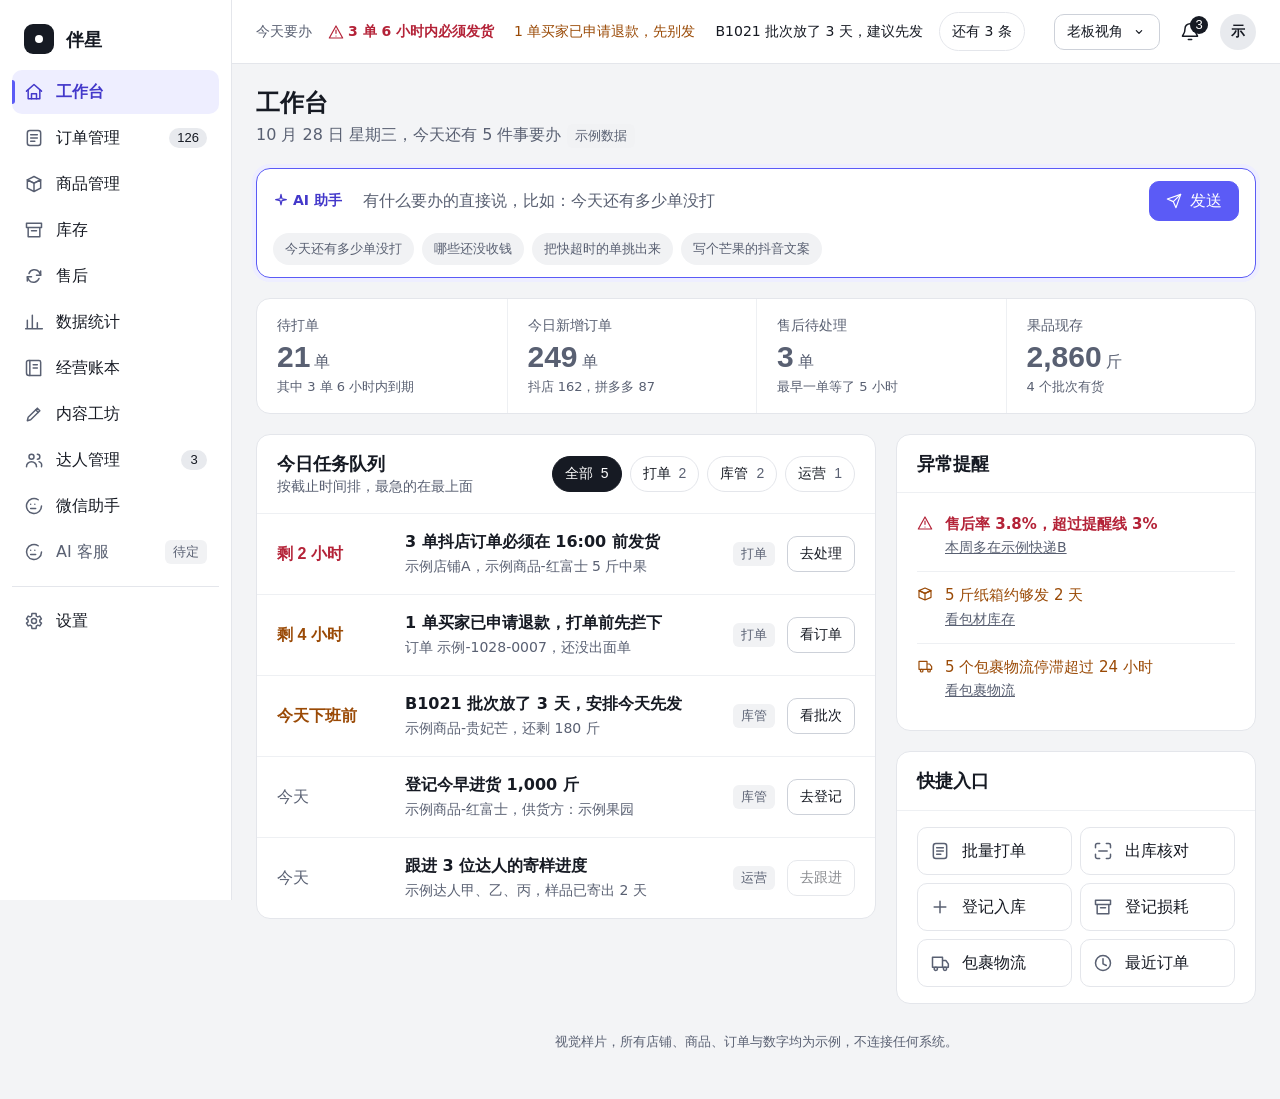
<file: index.html>
<!doctype html>
<html lang="zh-CN">
<head>
<meta charset="utf-8">
<meta name="description" content="伴星视觉样片：工作台，今日任务队列与异常提醒，全部为示例数据。">
<meta name="viewport" content="width=device-width, initial-scale=1">
<title>工作台 - 伴星 视觉样片</title>
<link rel="stylesheet" href="styles.css">
<script>document.documentElement.classList.add('js')</script>
</head>
<body>
<svg width="0" height="0" style="position:absolute" aria-hidden="true">
  <symbol id="i-home" viewBox="0 0 24 24"><path d="m3 11 9-8 9 8"/><path d="M5 10v10h14V10"/><path d="M9 20v-6h6v6"/></symbol>
  <symbol id="i-orders" viewBox="0 0 24 24"><rect x="4" y="3" width="16" height="18" rx="3"/><path d="M8 8h8M8 12h8M8 16h5"/></symbol>
  <symbol id="i-goods" viewBox="0 0 24 24"><path d="m4 7 8-4 8 4-8 4-8-4Z"/><path d="m4 7 8 4v10l-8-4V7Zm16 0-8 4v10l8-4V7Z"/></symbol>
  <symbol id="i-stock" viewBox="0 0 24 24"><path d="M3 4h18v5H3zM5 9h14v11H5z"/><path d="M9 13h6"/></symbol>
  <symbol id="i-aftersale" viewBox="0 0 24 24"><path d="M20 6v5h-5M4 18v-5h5"/><path d="M6 9a7 7 0 0 1 12-2l2 4M4 13l2 4a7 7 0 0 0 12-2"/></symbol>
  <symbol id="i-stats" viewBox="0 0 24 24"><path d="M4 20V10M10 20V4M16 20v-7M22 20H2"/></symbol>
  <symbol id="i-ledger" viewBox="0 0 24 24"><path d="M5 3h13a2 2 0 0 1 2 2v16H6a3 3 0 0 1-3-3V5a2 2 0 0 1 2-2Z"/><path d="M7 3v18M11 8h5M11 12h5"/></symbol>
  <symbol id="i-content" viewBox="0 0 24 24"><path d="m4 20 4-1 11-11-3-3L5 16l-1 4Z"/><path d="m14 7 3 3"/></symbol>
  <symbol id="i-kol" viewBox="0 0 24 24"><circle cx="9" cy="8" r="3"/><path d="M3 20a6 6 0 0 1 12 0M16 5a3 3 0 0 1 0 6M18 14a5 5 0 0 1 3 6"/></symbol>
  <symbol id="i-wechat" viewBox="0 0 24 24"><path d="M21 12a9 9 0 1 1-4-7.5"/><path d="M8 10h.01M13 10h.01M8 15h6"/></symbol>
  <symbol id="i-settings" viewBox="0 0 24 24"><circle cx="12" cy="12" r="3"/><path d="M19 12a7 7 0 0 0-.1-1l2-1.5-2-3.4-2.4 1a8 8 0 0 0-1.7-1L14.5 3h-5l-.4 3.1a8 8 0 0 0-1.7 1l-2.4-1-2 3.4L5 11a7 7 0 0 0 0 2l-2 1.5 2 3.4 2.4-1a8 8 0 0 0 1.7 1l.4 3.1h5l.4-3.1a8 8 0 0 0 1.7-1l2.4 1 2-3.4-2-1.5a7 7 0 0 0 .1-1Z"/></symbol>
  <symbol id="i-bell" viewBox="0 0 24 24"><path d="M18 8a6 6 0 0 0-12 0c0 7-3 7-3 9h18c0-2-3-2-3-9M10 21h4"/></symbol>
  <symbol id="i-spark" viewBox="0 0 24 24"><path d="m12 2 1.4 6.6L20 10l-6.6 1.4L12 18l-1.4-6.6L4 10l6.6-1.4L12 2Z"/></symbol>
  <symbol id="i-send" viewBox="0 0 24 24"><path d="m22 2-7 20-4-9-9-4 20-7Z"/><path d="M22 2 11 13"/></symbol>
  <symbol id="i-warning" viewBox="0 0 24 24"><path d="m12 3 10 18H2L12 3Z"/><path d="M12 9v5M12 18h.01"/></symbol>
  <symbol id="i-clock" viewBox="0 0 24 24"><circle cx="12" cy="12" r="9"/><path d="M12 7v6l4 2"/></symbol>
  <symbol id="i-chevron" viewBox="0 0 24 24"><path d="m8 10 4 4 4-4"/></symbol>
  <symbol id="i-package" viewBox="0 0 24 24"><path d="m3 7 9-4 9 4-9 4-9-4Z"/><path d="m3 7 9 4v10l-9-4V7Zm18 0-9 4v10l9-4V7Z"/></symbol>
  <symbol id="i-scan" viewBox="0 0 24 24"><path d="M3 8V5a2 2 0 0 1 2-2h3M16 3h3a2 2 0 0 1 2 2v3M21 16v3a2 2 0 0 1-2 2h-3M8 21H5a2 2 0 0 1-2-2v-3M7 12h10"/></symbol>
  <symbol id="i-plus" viewBox="0 0 24 24"><path d="M12 5v14M5 12h14"/></symbol>
  <symbol id="i-menu" viewBox="0 0 24 24"><path d="M4 7h16M4 12h16M4 17h16"/></symbol>
  <symbol id="i-truck" viewBox="0 0 24 24"><path d="M3 5h12v12H3zM15 9h4l3 4v4h-7"/><circle cx="7" cy="19" r="2"/><circle cx="18" cy="19" r="2"/></symbol>
  <symbol id="i-search" viewBox="0 0 24 24"><circle cx="11" cy="11" r="7"/><path d="m20 20-4-4"/></symbol>
  <symbol id="i-refresh" viewBox="0 0 24 24"><path d="M20 6v5h-5M4 18v-5h5"/><path d="M6 9a7 7 0 0 1 12-2l2 4M4 13l2 4a7 7 0 0 0 12-2"/></symbol>
  <symbol id="i-check" viewBox="0 0 24 24"><path d="m5 12 4 4L19 6"/></symbol>
  <symbol id="i-copy" viewBox="0 0 24 24"><rect x="8" y="8" width="12" height="13" rx="2"/><path d="M16 8V5a2 2 0 0 0-2-2H5a2 2 0 0 0-2 2v9a2 2 0 0 0 2 2h3"/></symbol>
  <symbol id="i-note" viewBox="0 0 24 24"><path d="M5 3h14v18H5z"/><path d="M8 8h8M8 12h8M8 16h5"/></symbol>
</svg>
<a class="skip" href="#main">跳到主要内容</a>

<div class="app">
  <aside class="side" aria-label="主导航">
    <a class="brand" href="index.html"><span class="brandMark" aria-hidden="true"></span><strong>伴星</strong></a>
    <button type="button" class="btn btn-sm menuToggle" aria-expanded="false" aria-controls="navWrap"><svg class="i sm" aria-hidden="true"><use href="#i-menu"/></svg>菜单</button>
    <div class="navWrap" id="navWrap">
      <nav class="navList">
        <a class="navItem" href="index.html" aria-current="page"><svg class="i" aria-hidden="true"><use href="#i-home"/></svg>工作台</a>
        <a class="navItem" href="orders.html"><svg class="i" aria-hidden="true"><use href="#i-orders"/></svg>订单管理<span class="count">126</span></a>
        <span class="navItem stub" title="样片未包含此页"><svg class="i" aria-hidden="true"><use href="#i-goods"/></svg>商品管理</span>
        <a class="navItem" href="inventory.html"><svg class="i" aria-hidden="true"><use href="#i-stock"/></svg>库存</a>
        <span class="navItem stub" title="样片未包含此页"><svg class="i" aria-hidden="true"><use href="#i-aftersale"/></svg>售后</span>
        <span class="navItem stub" title="样片未包含此页"><svg class="i" aria-hidden="true"><use href="#i-stats"/></svg>数据统计</span>
        <span class="navItem stub" title="样片未包含此页"><svg class="i" aria-hidden="true"><use href="#i-ledger"/></svg>经营账本</span>
        <span class="navItem stub" title="样片未包含此页"><svg class="i" aria-hidden="true"><use href="#i-content"/></svg>内容工坊</span>
        <span class="navItem stub" title="样片未包含此页"><svg class="i" aria-hidden="true"><use href="#i-kol"/></svg>达人管理<span class="count">3</span></span>
        <span class="navItem stub" title="样片未包含此页"><svg class="i" aria-hidden="true"><use href="#i-wechat"/></svg>微信助手</span>
        <span class="navItem pending" aria-disabled="true"><svg class="i" aria-hidden="true"><use href="#i-wechat"/></svg>AI 客服<span class="tag">待定</span></span>
      </nav>
      <div class="navFoot">
        <span class="navItem stub" title="样片未包含此页"><svg class="i" aria-hidden="true"><use href="#i-settings"/></svg>设置</span>
      </div>
    </div>
  </aside>

  <div class="main">
    <header class="topbar">
      <div class="today" aria-label="今天要办">
        <strong>今天要办</strong>
        <ul class="todayList">
          <li><a class="is-bad" href="orders.html"><svg class="i sm" aria-hidden="true"><use href="#i-warning"/></svg>3 单 6 小时内必须发货</a></li>
          <li><a class="is-warn" href="order-detail.html">1 单买家已申请退款，先别发</a></li>
          <li><a href="inventory.html">B1021 批次放了 3 天，建议先发</a></li>
        </ul>
        <details class="more">
          <summary>还有 3 条</summary>
          <ul class="popover">
            <li><a href="orders.html">待打单 21 单</a></li>
            <li><a href="inventory.html">5 斤纸箱约够发 2 天</a></li>
            <li><a href="index.html#queue">3 个达人待跟进</a></li>
          </ul>
        </details>
      </div>
      <div class="tools">
        <button type="button" class="btn btn-sm">老板视角<svg class="i sm" aria-hidden="true"><use href="#i-chevron"/></svg></button>
        <button type="button" class="iconBtn" aria-label="通知，3 条未读"><svg class="i" aria-hidden="true"><use href="#i-bell"/></svg><span class="dotCount" aria-hidden="true">3</span></button>
        <span class="avatar" aria-label="示例账号">示</span>
      </div>
    </header>

    <main class="content" id="main">
      <div class="pageHead">
        <div>
          <h1>工作台</h1>
          <p>10 月 28 日 星期三，今天还有 5 件事要办 <span class="tag">示例数据</span></p>
        </div>
      </div>

      <form class="ai" action="#" onsubmit="return false" aria-label="AI 助手">
        <div class="aiRow">
          <span class="aiLabel"><svg class="i sm" aria-hidden="true"><use href="#i-spark"/></svg>AI 助手</span>
          <label class="visually-hidden" for="ai-q">告诉 AI 要办什么</label>
          <input class="input" id="ai-q" type="text" placeholder="有什么要办的直接说，比如：今天还有多少单没打">
          <button type="submit" class="btn btn-primary"><svg class="i sm" aria-hidden="true"><use href="#i-send"/></svg>发送</button>
        </div>
        <div class="aiChips">
          <button type="button">今天还有多少单没打</button>
          <button type="button">哪些还没收钱</button>
          <button type="button">把快超时的单挑出来</button>
          <button type="button">写个芒果的抖音文案</button>
        </div>
      </form>

      <section class="stats" aria-label="今日概况">
        <div class="stat"><small>待打单</small><span class="figure">21<em>单</em></span><span>其中 3 单 6 小时内到期</span></div>
        <div class="stat"><small>今日新增订单</small><span class="figure">249<em>单</em></span><span>抖店 162，拼多多 87</span></div>
        <div class="stat"><small>售后待处理</small><span class="figure">3<em>单</em></span><span>最早一单等了 5 小时</span></div>
        <div class="stat"><small>果品现存</small><span class="figure">2,860<em>斤</em></span><span>4 个批次有货</span></div>
      </section>

      <div class="grid-main">
        <section class="card" id="queue" aria-labelledby="queue-h">
          <div class="cardHead">
            <div>
              <h2 id="queue-h">今日任务队列</h2>
              <p>按截止时间排，最急的在最上面</p>
            </div>
            <div class="chips" role="group" aria-label="按岗位看">
              <button type="button" class="chip" aria-pressed="true">全部 <b>5</b></button>
              <button type="button" class="chip" aria-pressed="false">打单 <b>2</b></button>
              <button type="button" class="chip" aria-pressed="false">库管 <b>2</b></button>
              <button type="button" class="chip" aria-pressed="false">运营 <b>1</b></button>
            </div>
          </div>
          <ol class="queue">
            <li>
              <span class="due bad">剩 2 小时</span>
              <div class="what"><strong>3 单抖店订单必须在 16:00 前发货</strong><span>示例店铺A，示例商品-红富士 5 斤中果</span></div>
              <div class="who"><span class="tag">打单</span><a class="btn btn-sm" href="orders.html">去处理</a></div>
            </li>
            <li>
              <span class="due warn">剩 4 小时</span>
              <div class="what"><strong>1 单买家已申请退款，打单前先拦下</strong><span>订单 示例-1028-0007，还没出面单</span></div>
              <div class="who"><span class="tag">打单</span><a class="btn btn-sm" href="order-detail.html">看订单</a></div>
            </li>
            <li>
              <span class="due warn">今天下班前</span>
              <div class="what"><strong>B1021 批次放了 3 天，安排今天先发</strong><span>示例商品-贵妃芒，还剩 180 斤</span></div>
              <div class="who"><span class="tag">库管</span><a class="btn btn-sm" href="inventory.html">看批次</a></div>
            </li>
            <li>
              <span class="due calm">今天</span>
              <div class="what"><strong>登记今早进货 1,000 斤</strong><span>示例商品-红富士，供货方：示例果园</span></div>
              <div class="who"><span class="tag">库管</span><a class="btn btn-sm" href="inventory.html">去登记</a></div>
            </li>
            <li>
              <span class="due calm">今天</span>
              <div class="what"><strong>跟进 3 位达人的寄样进度</strong><span>示例达人甲、乙、丙，样品已寄出 2 天</span></div>
              <div class="who"><span class="tag">运营</span><span class="btn btn-sm" aria-disabled="true" title="样片未包含达人页">去跟进</span></div>
            </li>
          </ol>
        </section>

        <div class="stack">
          <section class="card" aria-labelledby="warn-h">
            <div class="cardHead"><h2 id="warn-h">异常提醒</h2></div>
            <ul class="notes">
              <li><svg class="i sm bad" aria-hidden="true"><use href="#i-warning"/></svg><div><p><strong class="bad">售后率 3.8%，超过提醒线 3%</strong></p><a href="#">本周多在示例快递B</a></div></li>
              <li><svg class="i sm warn" aria-hidden="true"><use href="#i-package"/></svg><div><p class="warn">5 斤纸箱约够发 2 天</p><a href="inventory.html">看包材库存</a></div></li>
              <li><svg class="i sm warn" aria-hidden="true"><use href="#i-truck"/></svg><div><p class="warn">5 个包裹物流停滞超过 24 小时</p><a href="orders.html">看包裹物流</a></div></li>
            </ul>
          </section>

          <section class="card" aria-labelledby="quick-h">
            <div class="cardHead"><h2 id="quick-h">快捷入口</h2></div>
            <nav class="shortcuts" aria-label="快捷入口">
              <a href="orders.html"><svg class="i" aria-hidden="true"><use href="#i-orders"/></svg>批量打单</a>
              <a href="orders.html"><svg class="i" aria-hidden="true"><use href="#i-scan"/></svg>出库核对</a>
              <a href="inventory.html"><svg class="i" aria-hidden="true"><use href="#i-plus"/></svg>登记入库</a>
              <a href="inventory.html"><svg class="i" aria-hidden="true"><use href="#i-stock"/></svg>登记损耗</a>
              <a href="orders.html"><svg class="i" aria-hidden="true"><use href="#i-truck"/></svg>包裹物流</a>
              <a href="order-detail.html"><svg class="i" aria-hidden="true"><use href="#i-clock"/></svg>最近订单</a>
            </nav>
          </section>
        </div>
      </div>

      <p class="sampleNote">视觉样片，所有店铺、商品、订单与数字均为示例，不连接任何系统。</p>
    </main>
  </div>
</div>

<script>
  document.querySelectorAll('.menuToggle').forEach(function (b) {
    b.addEventListener('click', function () {
      var side = b.closest('.side'); var open = side.classList.toggle('is-open');
      b.setAttribute('aria-expanded', open ? 'true' : 'false');
    });
  });
  document.querySelectorAll('.chips[role="group"]').forEach(function (g) {
    g.addEventListener('click', function (e) {
      var c = e.target.closest('.chip'); if (!c) return;
      g.querySelectorAll('.chip').forEach(function (x) { x.setAttribute('aria-pressed', x === c ? 'true' : 'false'); });
    });
  });
</script>
</body>
</html>
</file>
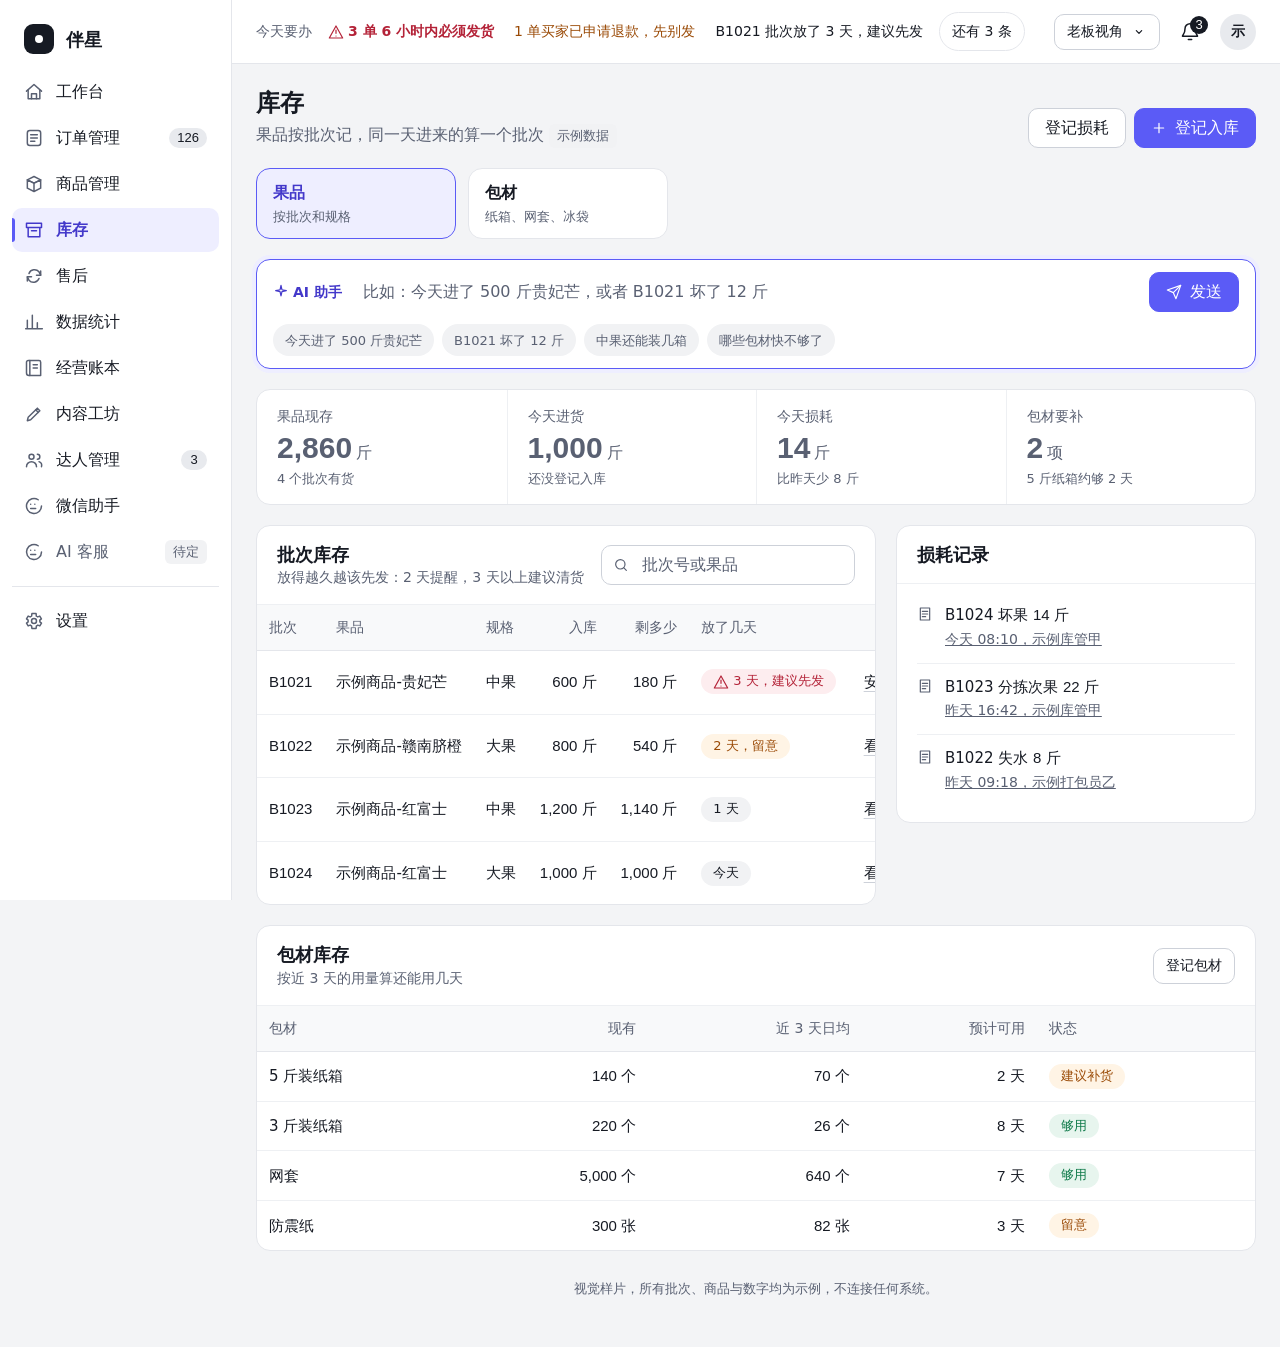
<file: inventory.html>
<!doctype html>
<html lang="zh-CN">
<head>
<meta charset="utf-8">
<meta name="description" content="伴星视觉样片：果品批次库存与包材库存，全部为示例数据。">
<meta name="viewport" content="width=device-width, initial-scale=1">
<title>库存 - 伴星 视觉样片</title>
<link rel="stylesheet" href="styles.css">
<script>document.documentElement.classList.add('js')</script>
</head>
<body>
<svg width="0" height="0" style="position:absolute" aria-hidden="true">
  <symbol id="i-home" viewBox="0 0 24 24"><path d="m3 11 9-8 9 8"/><path d="M5 10v10h14V10"/><path d="M9 20v-6h6v6"/></symbol>
  <symbol id="i-orders" viewBox="0 0 24 24"><rect x="4" y="3" width="16" height="18" rx="3"/><path d="M8 8h8M8 12h8M8 16h5"/></symbol>
  <symbol id="i-goods" viewBox="0 0 24 24"><path d="m4 7 8-4 8 4-8 4-8-4Z"/><path d="m4 7 8 4v10l-8-4V7Zm16 0-8 4v10l8-4V7Z"/></symbol>
  <symbol id="i-stock" viewBox="0 0 24 24"><path d="M3 4h18v5H3zM5 9h14v11H5z"/><path d="M9 13h6"/></symbol>
  <symbol id="i-aftersale" viewBox="0 0 24 24"><path d="M20 6v5h-5M4 18v-5h5"/><path d="M6 9a7 7 0 0 1 12-2l2 4M4 13l2 4a7 7 0 0 0 12-2"/></symbol>
  <symbol id="i-stats" viewBox="0 0 24 24"><path d="M4 20V10M10 20V4M16 20v-7M22 20H2"/></symbol>
  <symbol id="i-ledger" viewBox="0 0 24 24"><path d="M5 3h13a2 2 0 0 1 2 2v16H6a3 3 0 0 1-3-3V5a2 2 0 0 1 2-2Z"/><path d="M7 3v18M11 8h5M11 12h5"/></symbol>
  <symbol id="i-content" viewBox="0 0 24 24"><path d="m4 20 4-1 11-11-3-3L5 16l-1 4Z"/><path d="m14 7 3 3"/></symbol>
  <symbol id="i-kol" viewBox="0 0 24 24"><circle cx="9" cy="8" r="3"/><path d="M3 20a6 6 0 0 1 12 0M16 5a3 3 0 0 1 0 6M18 14a5 5 0 0 1 3 6"/></symbol>
  <symbol id="i-wechat" viewBox="0 0 24 24"><path d="M21 12a9 9 0 1 1-4-7.5"/><path d="M8 10h.01M13 10h.01M8 15h6"/></symbol>
  <symbol id="i-settings" viewBox="0 0 24 24"><circle cx="12" cy="12" r="3"/><path d="M19 12a7 7 0 0 0-.1-1l2-1.5-2-3.4-2.4 1a8 8 0 0 0-1.7-1L14.5 3h-5l-.4 3.1a8 8 0 0 0-1.7 1l-2.4-1-2 3.4L5 11a7 7 0 0 0 0 2l-2 1.5 2 3.4 2.4-1a8 8 0 0 0 1.7 1l.4 3.1h5l.4-3.1a8 8 0 0 0 1.7-1l2.4 1 2-3.4-2-1.5a7 7 0 0 0 .1-1Z"/></symbol>
  <symbol id="i-bell" viewBox="0 0 24 24"><path d="M18 8a6 6 0 0 0-12 0c0 7-3 7-3 9h18c0-2-3-2-3-9M10 21h4"/></symbol>
  <symbol id="i-spark" viewBox="0 0 24 24"><path d="m12 2 1.4 6.6L20 10l-6.6 1.4L12 18l-1.4-6.6L4 10l6.6-1.4L12 2Z"/></symbol>
  <symbol id="i-send" viewBox="0 0 24 24"><path d="m22 2-7 20-4-9-9-4 20-7Z"/><path d="M22 2 11 13"/></symbol>
  <symbol id="i-warning" viewBox="0 0 24 24"><path d="m12 3 10 18H2L12 3Z"/><path d="M12 9v5M12 18h.01"/></symbol>
  <symbol id="i-clock" viewBox="0 0 24 24"><circle cx="12" cy="12" r="9"/><path d="M12 7v6l4 2"/></symbol>
  <symbol id="i-chevron" viewBox="0 0 24 24"><path d="m8 10 4 4 4-4"/></symbol>
  <symbol id="i-package" viewBox="0 0 24 24"><path d="m3 7 9-4 9 4-9 4-9-4Z"/><path d="m3 7 9 4v10l-9-4V7Zm18 0-9 4v10l9-4V7Z"/></symbol>
  <symbol id="i-scan" viewBox="0 0 24 24"><path d="M3 8V5a2 2 0 0 1 2-2h3M16 3h3a2 2 0 0 1 2 2v3M21 16v3a2 2 0 0 1-2 2h-3M8 21H5a2 2 0 0 1-2-2v-3M7 12h10"/></symbol>
  <symbol id="i-plus" viewBox="0 0 24 24"><path d="M12 5v14M5 12h14"/></symbol>
  <symbol id="i-menu" viewBox="0 0 24 24"><path d="M4 7h16M4 12h16M4 17h16"/></symbol>
  <symbol id="i-truck" viewBox="0 0 24 24"><path d="M3 5h12v12H3zM15 9h4l3 4v4h-7"/><circle cx="7" cy="19" r="2"/><circle cx="18" cy="19" r="2"/></symbol>
  <symbol id="i-search" viewBox="0 0 24 24"><circle cx="11" cy="11" r="7"/><path d="m20 20-4-4"/></symbol>
  <symbol id="i-refresh" viewBox="0 0 24 24"><path d="M20 6v5h-5M4 18v-5h5"/><path d="M6 9a7 7 0 0 1 12-2l2 4M4 13l2 4a7 7 0 0 0 12-2"/></symbol>
  <symbol id="i-check" viewBox="0 0 24 24"><path d="m5 12 4 4L19 6"/></symbol>
  <symbol id="i-copy" viewBox="0 0 24 24"><rect x="8" y="8" width="12" height="13" rx="2"/><path d="M16 8V5a2 2 0 0 0-2-2H5a2 2 0 0 0-2 2v9a2 2 0 0 0 2 2h3"/></symbol>
  <symbol id="i-note" viewBox="0 0 24 24"><path d="M5 3h14v18H5z"/><path d="M8 8h8M8 12h8M8 16h5"/></symbol>
</svg>
<a class="skip" href="#main">跳到主要内容</a>

<div class="app">
  <aside class="side" aria-label="主导航">
    <a class="brand" href="index.html"><span class="brandMark" aria-hidden="true"></span><strong>伴星</strong></a>
    <button type="button" class="btn btn-sm menuToggle" aria-expanded="false" aria-controls="navWrap"><svg class="i sm" aria-hidden="true"><use href="#i-menu"/></svg>菜单</button>
    <div class="navWrap" id="navWrap">
      <nav class="navList">
        <a class="navItem" href="index.html"><svg class="i" aria-hidden="true"><use href="#i-home"/></svg>工作台</a>
        <a class="navItem" href="orders.html"><svg class="i" aria-hidden="true"><use href="#i-orders"/></svg>订单管理<span class="count">126</span></a>
        <span class="navItem stub" title="样片未包含此页"><svg class="i" aria-hidden="true"><use href="#i-goods"/></svg>商品管理</span>
        <a class="navItem" href="inventory.html" aria-current="page"><svg class="i" aria-hidden="true"><use href="#i-stock"/></svg>库存</a>
        <span class="navItem stub" title="样片未包含此页"><svg class="i" aria-hidden="true"><use href="#i-aftersale"/></svg>售后</span>
        <span class="navItem stub" title="样片未包含此页"><svg class="i" aria-hidden="true"><use href="#i-stats"/></svg>数据统计</span>
        <span class="navItem stub" title="样片未包含此页"><svg class="i" aria-hidden="true"><use href="#i-ledger"/></svg>经营账本</span>
        <span class="navItem stub" title="样片未包含此页"><svg class="i" aria-hidden="true"><use href="#i-content"/></svg>内容工坊</span>
        <span class="navItem stub" title="样片未包含此页"><svg class="i" aria-hidden="true"><use href="#i-kol"/></svg>达人管理<span class="count">3</span></span>
        <span class="navItem stub" title="样片未包含此页"><svg class="i" aria-hidden="true"><use href="#i-wechat"/></svg>微信助手</span>
        <span class="navItem pending" aria-disabled="true"><svg class="i" aria-hidden="true"><use href="#i-wechat"/></svg>AI 客服<span class="tag">待定</span></span>
      </nav>
      <div class="navFoot">
        <span class="navItem stub" title="样片未包含此页"><svg class="i" aria-hidden="true"><use href="#i-settings"/></svg>设置</span>
      </div>
    </div>
  </aside>

  <div class="main">
    <header class="topbar">
      <div class="today" aria-label="今天要办">
        <strong>今天要办</strong>
        <ul class="todayList">
          <li><a class="is-bad" href="orders.html"><svg class="i sm" aria-hidden="true"><use href="#i-warning"/></svg>3 单 6 小时内必须发货</a></li>
          <li><a class="is-warn" href="order-detail.html">1 单买家已申请退款，先别发</a></li>
          <li><a href="inventory.html">B1021 批次放了 3 天，建议先发</a></li>
        </ul>
        <details class="more">
          <summary>还有 3 条</summary>
          <ul class="popover">
            <li><a href="orders.html">待打单 21 单</a></li>
            <li><a href="inventory.html">5 斤纸箱约够发 2 天</a></li>
            <li><a href="index.html#queue">3 个达人待跟进</a></li>
          </ul>
        </details>
      </div>
      <div class="tools">
        <button type="button" class="btn btn-sm">老板视角<svg class="i sm" aria-hidden="true"><use href="#i-chevron"/></svg></button>
        <button type="button" class="iconBtn" aria-label="通知，3 条未读"><svg class="i" aria-hidden="true"><use href="#i-bell"/></svg><span class="dotCount" aria-hidden="true">3</span></button>
        <span class="avatar" aria-label="示例账号">示</span>
      </div>
    </header>

    <main class="content" id="main">
      <div class="pageHead">
        <div>
          <h1>库存</h1>
          <p>果品按批次记，同一天进来的算一个批次 <span class="tag">示例数据</span></p>
        </div>
        <div class="actions">
          <button type="button" class="btn">登记损耗</button>
          <button type="button" class="btn btn-primary"><svg class="i sm" aria-hidden="true"><use href="#i-plus"/></svg>登记入库</button>
        </div>
      </div>

      <nav class="switch" aria-label="库存类别">
        <a href="inventory.html" aria-current="page"><strong>果品</strong><span>按批次和规格</span></a>
        <a href="#packs"><strong>包材</strong><span>纸箱、网套、冰袋</span></a>
      </nav>

      <form class="ai" action="#" onsubmit="return false" aria-label="AI 助手">
        <div class="aiRow">
          <span class="aiLabel"><svg class="i sm" aria-hidden="true"><use href="#i-spark"/></svg>AI 助手</span>
          <label class="visually-hidden" for="ai-q">告诉 AI 要办什么</label>
          <input class="input" id="ai-q" type="text" placeholder="比如：今天进了 500 斤贵妃芒，或者 B1021 坏了 12 斤">
          <button type="submit" class="btn btn-primary"><svg class="i sm" aria-hidden="true"><use href="#i-send"/></svg>发送</button>
        </div>
        <div class="aiChips">
          <button type="button">今天进了 500 斤贵妃芒</button>
          <button type="button">B1021 坏了 12 斤</button>
          <button type="button">中果还能装几箱</button>
          <button type="button">哪些包材快不够了</button>
        </div>
      </form>

      <section class="stats" aria-label="库存概况">
        <div class="stat"><small>果品现存</small><span class="figure">2,860<em>斤</em></span><span>4 个批次有货</span></div>
        <div class="stat"><small>今天进货</small><span class="figure">1,000<em>斤</em></span><span>还没登记入库</span></div>
        <div class="stat"><small>今天损耗</small><span class="figure">14<em>斤</em></span><span>比昨天少 8 斤</span></div>
        <div class="stat"><small>包材要补</small><span class="figure">2<em>项</em></span><span>5 斤纸箱约够 2 天</span></div>
      </section>

      <div class="grid-main">
        <section class="card" aria-labelledby="batch-h">
          <div class="cardHead">
            <div>
              <h2 id="batch-h">批次库存</h2>
              <p>放得越久越该先发：2 天提醒，3 天以上建议清货</p>
            </div>
            <div class="searchBox">
              <svg class="i sm" aria-hidden="true"><use href="#i-search"/></svg>
              <label class="visually-hidden" for="bq">搜索批次或果品</label>
              <input class="input" id="bq" type="search" placeholder="批次号或果品">
            </div>
          </div>
          <div class="tableWrap">
            <table>
              <thead><tr><th>批次</th><th>果品</th><th>规格</th><th class="r">入库</th><th class="r">剩多少</th><th>放了几天</th><th><span class="visually-hidden">操作</span></th></tr></thead>
              <tbody>
                <tr><td class="num">B1021</td><td>示例商品-贵妃芒</td><td>中果</td><td class="r num">600 斤</td><td class="r num">180 斤</td><td><span class="pill bad"><svg class="i sm" aria-hidden="true"><use href="#i-warning"/></svg>3 天，建议先发</span></td><td><button type="button" class="linkBtn">安排先发</button></td></tr>
                <tr><td class="num">B1022</td><td>示例商品-赣南脐橙</td><td>大果</td><td class="r num">800 斤</td><td class="r num">540 斤</td><td><span class="pill warn">2 天，留意</span></td><td><button type="button" class="linkBtn">看明细</button></td></tr>
                <tr><td class="num">B1023</td><td>示例商品-红富士</td><td>中果</td><td class="r num">1,200 斤</td><td class="r num">1,140 斤</td><td><span class="pill">1 天</span></td><td><button type="button" class="linkBtn">看明细</button></td></tr>
                <tr><td class="num">B1024</td><td>示例商品-红富士</td><td>大果</td><td class="r num">1,000 斤</td><td class="r num">1,000 斤</td><td><span class="pill">今天</span></td><td><button type="button" class="linkBtn">看明细</button></td></tr>
              </tbody>
            </table>
          </div>
        </section>

        <section class="card" aria-labelledby="loss-h">
          <div class="cardHead"><h2 id="loss-h">损耗记录</h2></div>
          <ul class="notes">
            <li><svg class="i sm muted" aria-hidden="true"><use href="#i-note"/></svg><div><p>B1024 坏果 <span class="num">14</span> 斤</p><a href="#">今天 08:10，示例库管甲</a></div></li>
            <li><svg class="i sm muted" aria-hidden="true"><use href="#i-note"/></svg><div><p>B1023 分拣次果 <span class="num">22</span> 斤</p><a href="#">昨天 16:42，示例库管甲</a></div></li>
            <li><svg class="i sm muted" aria-hidden="true"><use href="#i-note"/></svg><div><p>B1022 失水 <span class="num">8</span> 斤</p><a href="#">昨天 09:18，示例打包员乙</a></div></li>
          </ul>
        </section>
      </div>

      <section class="card" id="packs" aria-labelledby="pack-h">
        <div class="cardHead">
          <div>
            <h2 id="pack-h">包材库存</h2>
            <p>按近 3 天的用量算还能用几天</p>
          </div>
          <button type="button" class="btn btn-sm">登记包材</button>
        </div>
        <div class="tableWrap">
          <table>
            <thead><tr><th>包材</th><th class="r">现有</th><th class="r">近 3 天日均</th><th class="r">预计可用</th><th>状态</th></tr></thead>
            <tbody>
              <tr><td>5 斤装纸箱</td><td class="r num">140 个</td><td class="r num">70 个</td><td class="r num">2 天</td><td><span class="pill warn">建议补货</span></td></tr>
              <tr><td>3 斤装纸箱</td><td class="r num">220 个</td><td class="r num">26 个</td><td class="r num">8 天</td><td><span class="pill ok">够用</span></td></tr>
              <tr><td>网套</td><td class="r num">5,000 个</td><td class="r num">640 个</td><td class="r num">7 天</td><td><span class="pill ok">够用</span></td></tr>
              <tr><td>防震纸</td><td class="r num">300 张</td><td class="r num">82 张</td><td class="r num">3 天</td><td><span class="pill warn">留意</span></td></tr>
            </tbody>
          </table>
        </div>
      </section>

      <p class="sampleNote">视觉样片，所有批次、商品与数字均为示例，不连接任何系统。</p>
    </main>
  </div>
</div>

<script>
  document.querySelectorAll('.menuToggle').forEach(function (b) {
    b.addEventListener('click', function () {
      var side = b.closest('.side'); var open = side.classList.toggle('is-open');
      b.setAttribute('aria-expanded', open ? 'true' : 'false');
    });
  });
</script>
</body>
</html>
</file>
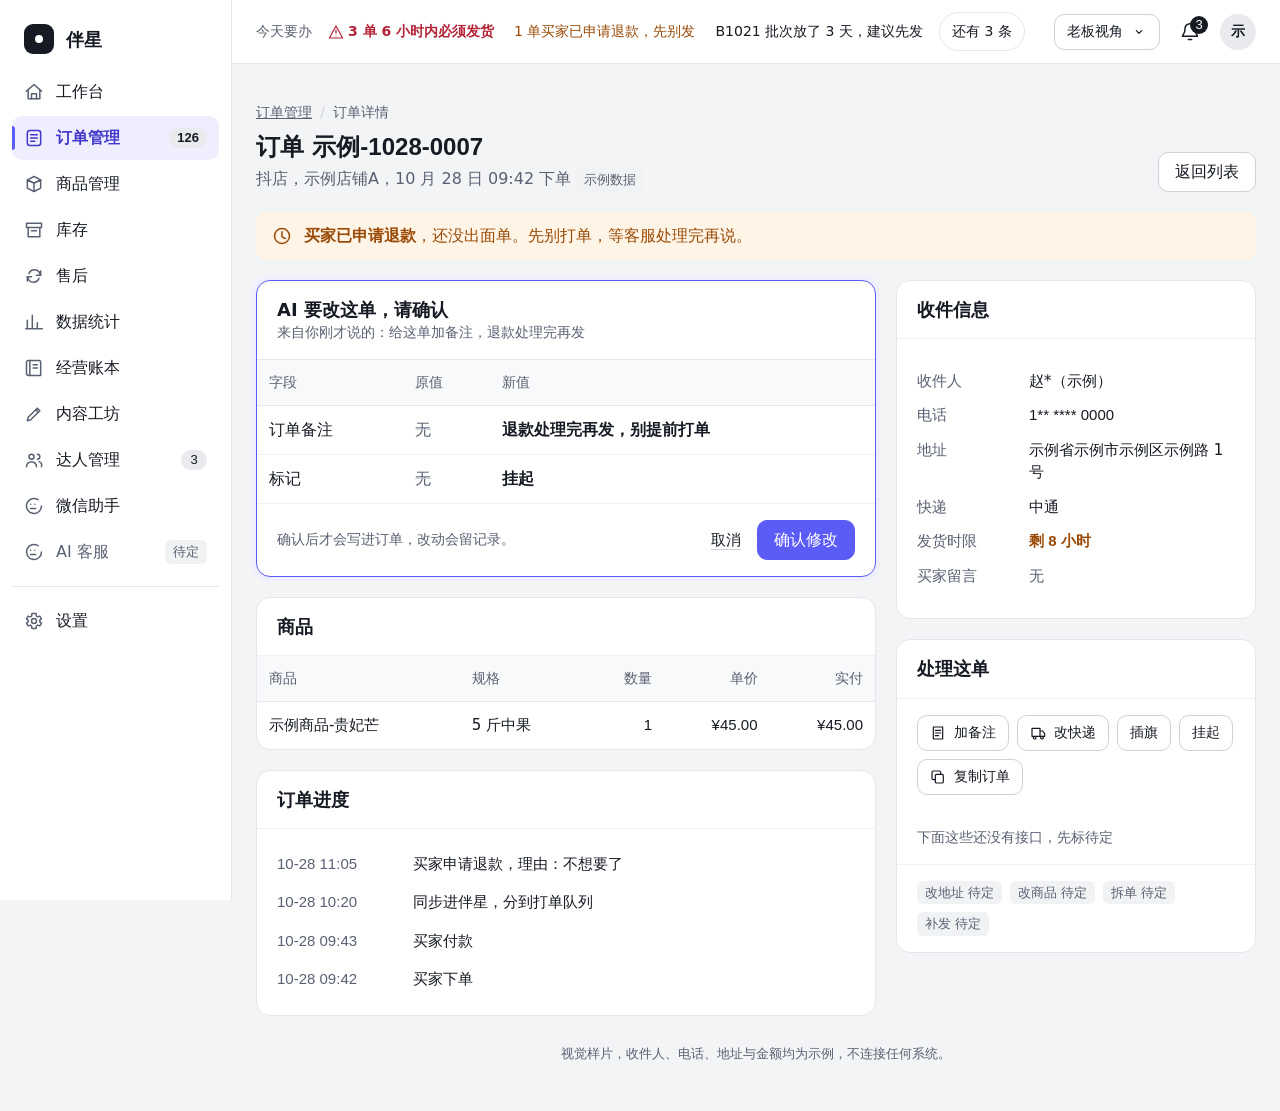
<file: order-detail.html>
<!doctype html>
<html lang="zh-CN">
<head>
<meta charset="utf-8">
<meta name="description" content="伴星视觉样片：订单详情与 AI 修改确认卡，全部为示例数据。">
<meta name="viewport" content="width=device-width, initial-scale=1">
<title>订单详情 - 伴星 视觉样片</title>
<link rel="stylesheet" href="styles.css">
<script>document.documentElement.classList.add('js')</script>
</head>
<body>
<svg width="0" height="0" style="position:absolute" aria-hidden="true">
  <symbol id="i-home" viewBox="0 0 24 24"><path d="m3 11 9-8 9 8"/><path d="M5 10v10h14V10"/><path d="M9 20v-6h6v6"/></symbol>
  <symbol id="i-orders" viewBox="0 0 24 24"><rect x="4" y="3" width="16" height="18" rx="3"/><path d="M8 8h8M8 12h8M8 16h5"/></symbol>
  <symbol id="i-goods" viewBox="0 0 24 24"><path d="m4 7 8-4 8 4-8 4-8-4Z"/><path d="m4 7 8 4v10l-8-4V7Zm16 0-8 4v10l8-4V7Z"/></symbol>
  <symbol id="i-stock" viewBox="0 0 24 24"><path d="M3 4h18v5H3zM5 9h14v11H5z"/><path d="M9 13h6"/></symbol>
  <symbol id="i-aftersale" viewBox="0 0 24 24"><path d="M20 6v5h-5M4 18v-5h5"/><path d="M6 9a7 7 0 0 1 12-2l2 4M4 13l2 4a7 7 0 0 0 12-2"/></symbol>
  <symbol id="i-stats" viewBox="0 0 24 24"><path d="M4 20V10M10 20V4M16 20v-7M22 20H2"/></symbol>
  <symbol id="i-ledger" viewBox="0 0 24 24"><path d="M5 3h13a2 2 0 0 1 2 2v16H6a3 3 0 0 1-3-3V5a2 2 0 0 1 2-2Z"/><path d="M7 3v18M11 8h5M11 12h5"/></symbol>
  <symbol id="i-content" viewBox="0 0 24 24"><path d="m4 20 4-1 11-11-3-3L5 16l-1 4Z"/><path d="m14 7 3 3"/></symbol>
  <symbol id="i-kol" viewBox="0 0 24 24"><circle cx="9" cy="8" r="3"/><path d="M3 20a6 6 0 0 1 12 0M16 5a3 3 0 0 1 0 6M18 14a5 5 0 0 1 3 6"/></symbol>
  <symbol id="i-wechat" viewBox="0 0 24 24"><path d="M21 12a9 9 0 1 1-4-7.5"/><path d="M8 10h.01M13 10h.01M8 15h6"/></symbol>
  <symbol id="i-settings" viewBox="0 0 24 24"><circle cx="12" cy="12" r="3"/><path d="M19 12a7 7 0 0 0-.1-1l2-1.5-2-3.4-2.4 1a8 8 0 0 0-1.7-1L14.5 3h-5l-.4 3.1a8 8 0 0 0-1.7 1l-2.4-1-2 3.4L5 11a7 7 0 0 0 0 2l-2 1.5 2 3.4 2.4-1a8 8 0 0 0 1.7 1l.4 3.1h5l.4-3.1a8 8 0 0 0 1.7-1l2.4 1 2-3.4-2-1.5a7 7 0 0 0 .1-1Z"/></symbol>
  <symbol id="i-bell" viewBox="0 0 24 24"><path d="M18 8a6 6 0 0 0-12 0c0 7-3 7-3 9h18c0-2-3-2-3-9M10 21h4"/></symbol>
  <symbol id="i-spark" viewBox="0 0 24 24"><path d="m12 2 1.4 6.6L20 10l-6.6 1.4L12 18l-1.4-6.6L4 10l6.6-1.4L12 2Z"/></symbol>
  <symbol id="i-send" viewBox="0 0 24 24"><path d="m22 2-7 20-4-9-9-4 20-7Z"/><path d="M22 2 11 13"/></symbol>
  <symbol id="i-warning" viewBox="0 0 24 24"><path d="m12 3 10 18H2L12 3Z"/><path d="M12 9v5M12 18h.01"/></symbol>
  <symbol id="i-clock" viewBox="0 0 24 24"><circle cx="12" cy="12" r="9"/><path d="M12 7v6l4 2"/></symbol>
  <symbol id="i-chevron" viewBox="0 0 24 24"><path d="m8 10 4 4 4-4"/></symbol>
  <symbol id="i-package" viewBox="0 0 24 24"><path d="m3 7 9-4 9 4-9 4-9-4Z"/><path d="m3 7 9 4v10l-9-4V7Zm18 0-9 4v10l9-4V7Z"/></symbol>
  <symbol id="i-scan" viewBox="0 0 24 24"><path d="M3 8V5a2 2 0 0 1 2-2h3M16 3h3a2 2 0 0 1 2 2v3M21 16v3a2 2 0 0 1-2 2h-3M8 21H5a2 2 0 0 1-2-2v-3M7 12h10"/></symbol>
  <symbol id="i-plus" viewBox="0 0 24 24"><path d="M12 5v14M5 12h14"/></symbol>
  <symbol id="i-menu" viewBox="0 0 24 24"><path d="M4 7h16M4 12h16M4 17h16"/></symbol>
  <symbol id="i-truck" viewBox="0 0 24 24"><path d="M3 5h12v12H3zM15 9h4l3 4v4h-7"/><circle cx="7" cy="19" r="2"/><circle cx="18" cy="19" r="2"/></symbol>
  <symbol id="i-search" viewBox="0 0 24 24"><circle cx="11" cy="11" r="7"/><path d="m20 20-4-4"/></symbol>
  <symbol id="i-refresh" viewBox="0 0 24 24"><path d="M20 6v5h-5M4 18v-5h5"/><path d="M6 9a7 7 0 0 1 12-2l2 4M4 13l2 4a7 7 0 0 0 12-2"/></symbol>
  <symbol id="i-check" viewBox="0 0 24 24"><path d="m5 12 4 4L19 6"/></symbol>
  <symbol id="i-copy" viewBox="0 0 24 24"><rect x="8" y="8" width="12" height="13" rx="2"/><path d="M16 8V5a2 2 0 0 0-2-2H5a2 2 0 0 0-2 2v9a2 2 0 0 0 2 2h3"/></symbol>
  <symbol id="i-note" viewBox="0 0 24 24"><path d="M5 3h14v18H5z"/><path d="M8 8h8M8 12h8M8 16h5"/></symbol>
</svg>
<a class="skip" href="#main">跳到主要内容</a>

<div class="app">
  <aside class="side" aria-label="主导航">
    <a class="brand" href="index.html"><span class="brandMark" aria-hidden="true"></span><strong>伴星</strong></a>
    <button type="button" class="btn btn-sm menuToggle" aria-expanded="false" aria-controls="navWrap"><svg class="i sm" aria-hidden="true"><use href="#i-menu"/></svg>菜单</button>
    <div class="navWrap" id="navWrap">
      <nav class="navList">
        <a class="navItem" href="index.html"><svg class="i" aria-hidden="true"><use href="#i-home"/></svg>工作台</a>
        <a class="navItem" href="orders.html" aria-current="page"><svg class="i" aria-hidden="true"><use href="#i-orders"/></svg>订单管理<span class="count">126</span></a>
        <span class="navItem stub" title="样片未包含此页"><svg class="i" aria-hidden="true"><use href="#i-goods"/></svg>商品管理</span>
        <a class="navItem" href="inventory.html"><svg class="i" aria-hidden="true"><use href="#i-stock"/></svg>库存</a>
        <span class="navItem stub" title="样片未包含此页"><svg class="i" aria-hidden="true"><use href="#i-aftersale"/></svg>售后</span>
        <span class="navItem stub" title="样片未包含此页"><svg class="i" aria-hidden="true"><use href="#i-stats"/></svg>数据统计</span>
        <span class="navItem stub" title="样片未包含此页"><svg class="i" aria-hidden="true"><use href="#i-ledger"/></svg>经营账本</span>
        <span class="navItem stub" title="样片未包含此页"><svg class="i" aria-hidden="true"><use href="#i-content"/></svg>内容工坊</span>
        <span class="navItem stub" title="样片未包含此页"><svg class="i" aria-hidden="true"><use href="#i-kol"/></svg>达人管理<span class="count">3</span></span>
        <span class="navItem stub" title="样片未包含此页"><svg class="i" aria-hidden="true"><use href="#i-wechat"/></svg>微信助手</span>
        <span class="navItem pending" aria-disabled="true"><svg class="i" aria-hidden="true"><use href="#i-wechat"/></svg>AI 客服<span class="tag">待定</span></span>
      </nav>
      <div class="navFoot">
        <span class="navItem stub" title="样片未包含此页"><svg class="i" aria-hidden="true"><use href="#i-settings"/></svg>设置</span>
      </div>
    </div>
  </aside>

  <div class="main">
    <header class="topbar">
      <div class="today" aria-label="今天要办">
        <strong>今天要办</strong>
        <ul class="todayList">
          <li><a class="is-bad" href="orders.html"><svg class="i sm" aria-hidden="true"><use href="#i-warning"/></svg>3 单 6 小时内必须发货</a></li>
          <li><a class="is-warn" href="order-detail.html">1 单买家已申请退款，先别发</a></li>
          <li><a href="inventory.html">B1021 批次放了 3 天，建议先发</a></li>
        </ul>
        <details class="more">
          <summary>还有 3 条</summary>
          <ul class="popover">
            <li><a href="orders.html">待打单 21 单</a></li>
            <li><a href="inventory.html">5 斤纸箱约够发 2 天</a></li>
            <li><a href="index.html#queue">3 个达人待跟进</a></li>
          </ul>
        </details>
      </div>
      <div class="tools">
        <button type="button" class="btn btn-sm">老板视角<svg class="i sm" aria-hidden="true"><use href="#i-chevron"/></svg></button>
        <button type="button" class="iconBtn" aria-label="通知，3 条未读"><svg class="i" aria-hidden="true"><use href="#i-bell"/></svg><span class="dotCount" aria-hidden="true">3</span></button>
        <span class="avatar" aria-label="示例账号">示</span>
      </div>
    </header>

    <main class="content" id="main">
      <div class="pageHead">
        <div>
          <ol class="crumbs"><li><a href="orders.html">订单管理</a></li><li>订单详情</li></ol>
          <h1>订单 <span class="num">示例-1028-0007</span></h1>
          <p>抖店，示例店铺A，10 月 28 日 09:42 下单 <span class="tag">示例数据</span></p>
        </div>
        <div class="actions">
          <a class="btn" href="orders.html">返回列表</a>
        </div>
      </div>

      <div class="alert warn">
        <svg class="i" aria-hidden="true"><use href="#i-clock"/></svg>
        <p><strong>买家已申请退款</strong>，还没出面单。先别打单，等客服处理完再说。</p>
      </div>

      <div class="grid-main">
        <div class="stack">
          <section class="confirm" aria-labelledby="confirm-h">
            <div class="cardHead">
              <div>
                <h2 id="confirm-h">AI 要改这单，请确认</h2>
                <p>来自你刚才说的：给这单加备注，退款处理完再发</p>
              </div>
            </div>
            <div class="tableWrap">
              <table>
                <thead><tr><th>字段</th><th>原值</th><th>新值</th></tr></thead>
                <tbody>
                  <tr><td>订单备注</td><td class="old">无</td><td class="new wrap">退款处理完再发，别提前打单</td></tr>
                  <tr><td>标记</td><td class="old">无</td><td class="new wrap">挂起</td></tr>
                </tbody>
              </table>
            </div>
            <div class="confirmFoot">
              <p>确认后才会写进订单，改动会留记录。</p>
              <button type="button" class="linkBtn">取消</button>
              <button type="button" class="btn btn-primary">确认修改</button>
            </div>
          </section>

          <section class="card" aria-labelledby="goods-h">
            <div class="cardHead"><h2 id="goods-h">商品</h2></div>
            <div class="tableWrap">
              <table>
                <thead><tr><th>商品</th><th>规格</th><th class="r">数量</th><th class="r">单价</th><th class="r">实付</th></tr></thead>
                <tbody>
                  <tr><td>示例商品-贵妃芒</td><td>5 斤中果</td><td class="r num">1</td><td class="r num">¥45.00</td><td class="r num">¥45.00</td></tr>
                </tbody>
              </table>
            </div>
          </section>

          <section class="card" aria-labelledby="time-h">
            <div class="cardHead"><h2 id="time-h">订单进度</h2></div>
            <ol class="timeline">
              <li><time>10-28 11:05</time><span>买家申请退款，理由：不想要了</span></li>
              <li><time>10-28 10:20</time><span>同步进伴星，分到打单队列</span></li>
              <li><time>10-28 09:43</time><span>买家付款</span></li>
              <li><time>10-28 09:42</time><span>买家下单</span></li>
            </ol>
          </section>
        </div>

        <div class="stack">
          <section class="card" aria-labelledby="recv-h">
            <div class="cardHead"><h2 id="recv-h">收件信息</h2></div>
            <dl class="kv">
              <dt>收件人</dt><dd>赵*（示例）</dd>
              <dt>电话</dt><dd class="num">1** **** 0000</dd>
              <dt>地址</dt><dd>示例省示例市示例区示例路 1 号</dd>
              <dt>快递</dt><dd>中通</dd>
              <dt>发货时限</dt><dd><span class="due warn">剩 8 小时</span></dd>
              <dt>买家留言</dt><dd class="muted">无</dd>
            </dl>
          </section>

          <section class="card" aria-labelledby="act-h">
            <div class="cardHead"><h2 id="act-h">处理这单</h2></div>
            <div class="actionsList">
              <button type="button" class="btn btn-sm"><svg class="i sm" aria-hidden="true"><use href="#i-note"/></svg>加备注</button>
              <button type="button" class="btn btn-sm"><svg class="i sm" aria-hidden="true"><use href="#i-truck"/></svg>改快递</button>
              <button type="button" class="btn btn-sm">插旗</button>
              <button type="button" class="btn btn-sm">挂起</button>
              <button type="button" class="btn btn-sm"><svg class="i sm" aria-hidden="true"><use href="#i-copy"/></svg>复制订单</button>
            </div>
            <div class="cardHead"><p>下面这些还没有接口，先标待定</p></div>
            <div class="actionsList">
              <span class="tag">改地址 待定</span>
              <span class="tag">改商品 待定</span>
              <span class="tag">拆单 待定</span>
              <span class="tag">补发 待定</span>
            </div>
          </section>
        </div>
      </div>

      <p class="sampleNote">视觉样片，收件人、电话、地址与金额均为示例，不连接任何系统。</p>
    </main>
  </div>
</div>

<script>
  document.querySelectorAll('.menuToggle').forEach(function (b) {
    b.addEventListener('click', function () {
      var side = b.closest('.side'); var open = side.classList.toggle('is-open');
      b.setAttribute('aria-expanded', open ? 'true' : 'false');
    });
  });
</script>
</body>
</html>
</file>
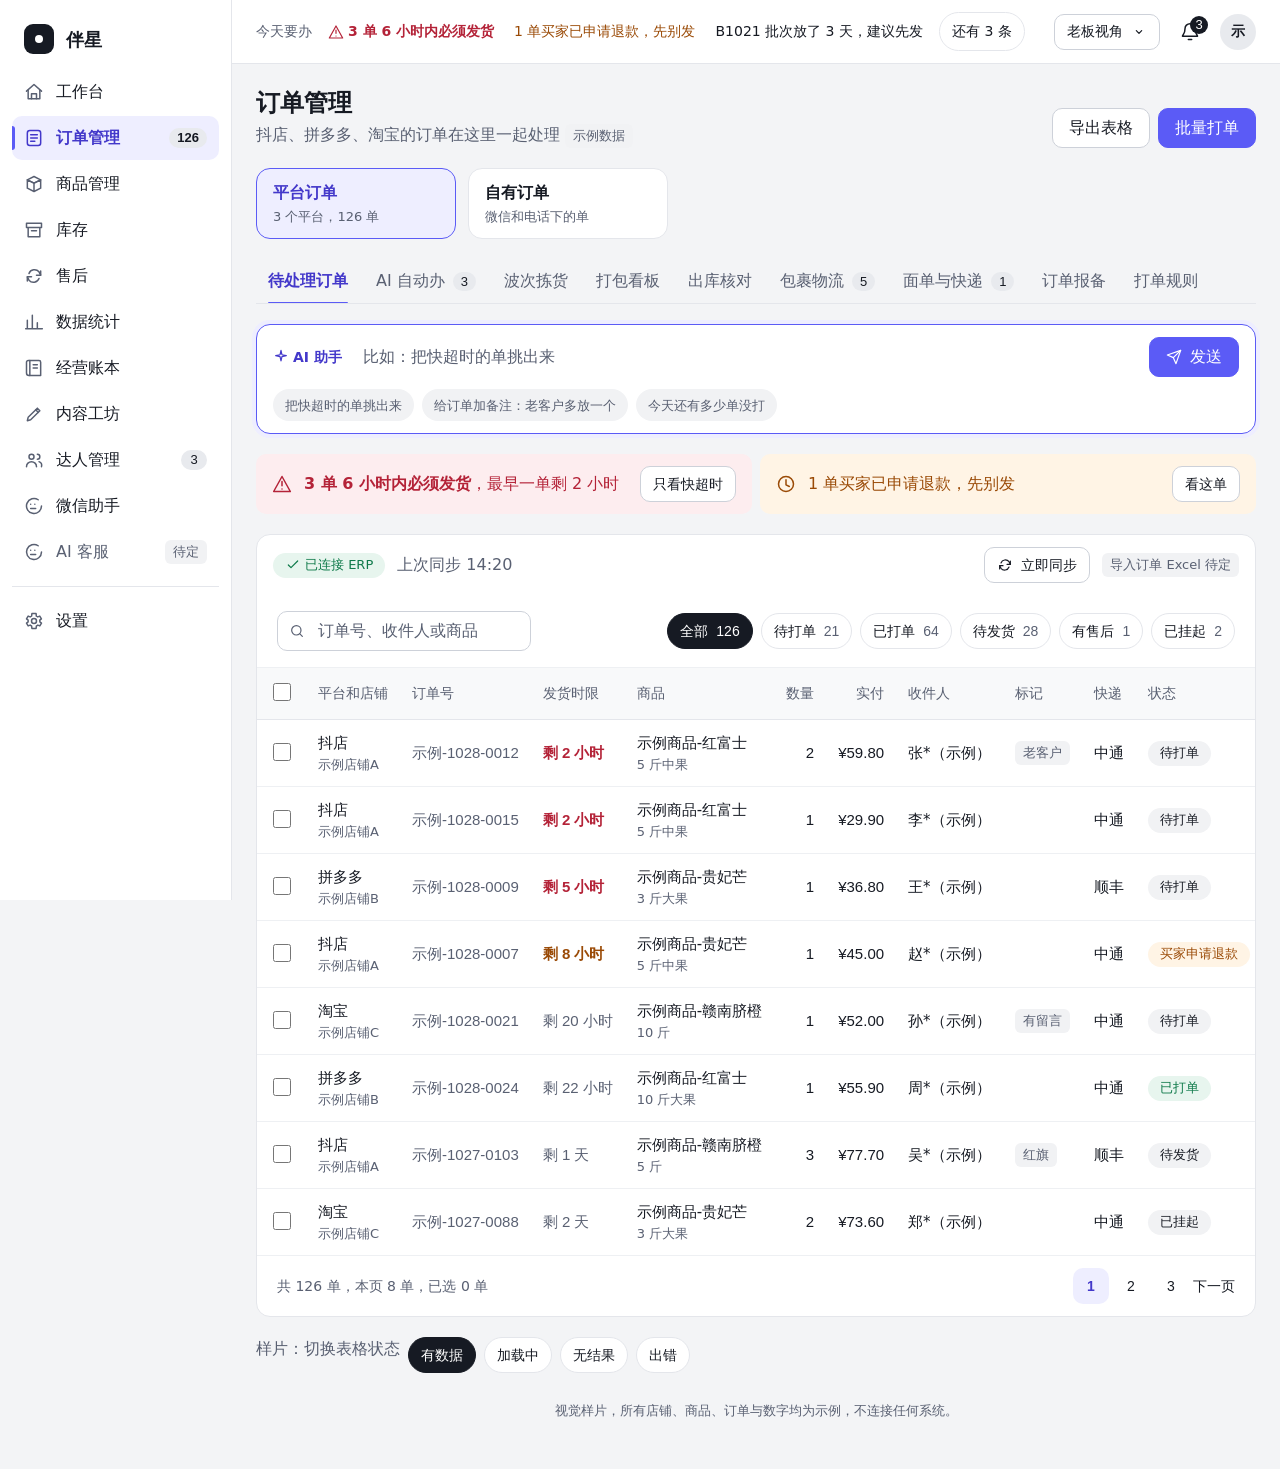
<file: orders.html>
<!doctype html>
<html lang="zh-CN">
<head>
<meta charset="utf-8">
<meta name="description" content="伴星视觉样片：平台订单列表，筛选、状态胶囊与订单表，全部为示例数据。">
<meta name="viewport" content="width=device-width, initial-scale=1">
<title>订单管理 - 伴星 视觉样片</title>
<link rel="stylesheet" href="styles.css">
<script>document.documentElement.classList.add('js')</script>
</head>
<body>
<svg width="0" height="0" style="position:absolute" aria-hidden="true">
  <symbol id="i-home" viewBox="0 0 24 24"><path d="m3 11 9-8 9 8"/><path d="M5 10v10h14V10"/><path d="M9 20v-6h6v6"/></symbol>
  <symbol id="i-orders" viewBox="0 0 24 24"><rect x="4" y="3" width="16" height="18" rx="3"/><path d="M8 8h8M8 12h8M8 16h5"/></symbol>
  <symbol id="i-goods" viewBox="0 0 24 24"><path d="m4 7 8-4 8 4-8 4-8-4Z"/><path d="m4 7 8 4v10l-8-4V7Zm16 0-8 4v10l8-4V7Z"/></symbol>
  <symbol id="i-stock" viewBox="0 0 24 24"><path d="M3 4h18v5H3zM5 9h14v11H5z"/><path d="M9 13h6"/></symbol>
  <symbol id="i-aftersale" viewBox="0 0 24 24"><path d="M20 6v5h-5M4 18v-5h5"/><path d="M6 9a7 7 0 0 1 12-2l2 4M4 13l2 4a7 7 0 0 0 12-2"/></symbol>
  <symbol id="i-stats" viewBox="0 0 24 24"><path d="M4 20V10M10 20V4M16 20v-7M22 20H2"/></symbol>
  <symbol id="i-ledger" viewBox="0 0 24 24"><path d="M5 3h13a2 2 0 0 1 2 2v16H6a3 3 0 0 1-3-3V5a2 2 0 0 1 2-2Z"/><path d="M7 3v18M11 8h5M11 12h5"/></symbol>
  <symbol id="i-content" viewBox="0 0 24 24"><path d="m4 20 4-1 11-11-3-3L5 16l-1 4Z"/><path d="m14 7 3 3"/></symbol>
  <symbol id="i-kol" viewBox="0 0 24 24"><circle cx="9" cy="8" r="3"/><path d="M3 20a6 6 0 0 1 12 0M16 5a3 3 0 0 1 0 6M18 14a5 5 0 0 1 3 6"/></symbol>
  <symbol id="i-wechat" viewBox="0 0 24 24"><path d="M21 12a9 9 0 1 1-4-7.5"/><path d="M8 10h.01M13 10h.01M8 15h6"/></symbol>
  <symbol id="i-settings" viewBox="0 0 24 24"><circle cx="12" cy="12" r="3"/><path d="M19 12a7 7 0 0 0-.1-1l2-1.5-2-3.4-2.4 1a8 8 0 0 0-1.7-1L14.5 3h-5l-.4 3.1a8 8 0 0 0-1.7 1l-2.4-1-2 3.4L5 11a7 7 0 0 0 0 2l-2 1.5 2 3.4 2.4-1a8 8 0 0 0 1.7 1l.4 3.1h5l.4-3.1a8 8 0 0 0 1.7-1l2.4 1 2-3.4-2-1.5a7 7 0 0 0 .1-1Z"/></symbol>
  <symbol id="i-bell" viewBox="0 0 24 24"><path d="M18 8a6 6 0 0 0-12 0c0 7-3 7-3 9h18c0-2-3-2-3-9M10 21h4"/></symbol>
  <symbol id="i-spark" viewBox="0 0 24 24"><path d="m12 2 1.4 6.6L20 10l-6.6 1.4L12 18l-1.4-6.6L4 10l6.6-1.4L12 2Z"/></symbol>
  <symbol id="i-send" viewBox="0 0 24 24"><path d="m22 2-7 20-4-9-9-4 20-7Z"/><path d="M22 2 11 13"/></symbol>
  <symbol id="i-warning" viewBox="0 0 24 24"><path d="m12 3 10 18H2L12 3Z"/><path d="M12 9v5M12 18h.01"/></symbol>
  <symbol id="i-clock" viewBox="0 0 24 24"><circle cx="12" cy="12" r="9"/><path d="M12 7v6l4 2"/></symbol>
  <symbol id="i-chevron" viewBox="0 0 24 24"><path d="m8 10 4 4 4-4"/></symbol>
  <symbol id="i-package" viewBox="0 0 24 24"><path d="m3 7 9-4 9 4-9 4-9-4Z"/><path d="m3 7 9 4v10l-9-4V7Zm18 0-9 4v10l9-4V7Z"/></symbol>
  <symbol id="i-scan" viewBox="0 0 24 24"><path d="M3 8V5a2 2 0 0 1 2-2h3M16 3h3a2 2 0 0 1 2 2v3M21 16v3a2 2 0 0 1-2 2h-3M8 21H5a2 2 0 0 1-2-2v-3M7 12h10"/></symbol>
  <symbol id="i-plus" viewBox="0 0 24 24"><path d="M12 5v14M5 12h14"/></symbol>
  <symbol id="i-menu" viewBox="0 0 24 24"><path d="M4 7h16M4 12h16M4 17h16"/></symbol>
  <symbol id="i-truck" viewBox="0 0 24 24"><path d="M3 5h12v12H3zM15 9h4l3 4v4h-7"/><circle cx="7" cy="19" r="2"/><circle cx="18" cy="19" r="2"/></symbol>
  <symbol id="i-search" viewBox="0 0 24 24"><circle cx="11" cy="11" r="7"/><path d="m20 20-4-4"/></symbol>
  <symbol id="i-refresh" viewBox="0 0 24 24"><path d="M20 6v5h-5M4 18v-5h5"/><path d="M6 9a7 7 0 0 1 12-2l2 4M4 13l2 4a7 7 0 0 0 12-2"/></symbol>
  <symbol id="i-check" viewBox="0 0 24 24"><path d="m5 12 4 4L19 6"/></symbol>
  <symbol id="i-copy" viewBox="0 0 24 24"><rect x="8" y="8" width="12" height="13" rx="2"/><path d="M16 8V5a2 2 0 0 0-2-2H5a2 2 0 0 0-2 2v9a2 2 0 0 0 2 2h3"/></symbol>
  <symbol id="i-note" viewBox="0 0 24 24"><path d="M5 3h14v18H5z"/><path d="M8 8h8M8 12h8M8 16h5"/></symbol>
</svg>
<a class="skip" href="#main">跳到主要内容</a>

<div class="app">
  <aside class="side" aria-label="主导航">
    <a class="brand" href="index.html"><span class="brandMark" aria-hidden="true"></span><strong>伴星</strong></a>
    <button type="button" class="btn btn-sm menuToggle" aria-expanded="false" aria-controls="navWrap"><svg class="i sm" aria-hidden="true"><use href="#i-menu"/></svg>菜单</button>
    <div class="navWrap" id="navWrap">
      <nav class="navList">
        <a class="navItem" href="index.html"><svg class="i" aria-hidden="true"><use href="#i-home"/></svg>工作台</a>
        <a class="navItem" href="orders.html" aria-current="page"><svg class="i" aria-hidden="true"><use href="#i-orders"/></svg>订单管理<span class="count">126</span></a>
        <span class="navItem stub" title="样片未包含此页"><svg class="i" aria-hidden="true"><use href="#i-goods"/></svg>商品管理</span>
        <a class="navItem" href="inventory.html"><svg class="i" aria-hidden="true"><use href="#i-stock"/></svg>库存</a>
        <span class="navItem stub" title="样片未包含此页"><svg class="i" aria-hidden="true"><use href="#i-aftersale"/></svg>售后</span>
        <span class="navItem stub" title="样片未包含此页"><svg class="i" aria-hidden="true"><use href="#i-stats"/></svg>数据统计</span>
        <span class="navItem stub" title="样片未包含此页"><svg class="i" aria-hidden="true"><use href="#i-ledger"/></svg>经营账本</span>
        <span class="navItem stub" title="样片未包含此页"><svg class="i" aria-hidden="true"><use href="#i-content"/></svg>内容工坊</span>
        <span class="navItem stub" title="样片未包含此页"><svg class="i" aria-hidden="true"><use href="#i-kol"/></svg>达人管理<span class="count">3</span></span>
        <span class="navItem stub" title="样片未包含此页"><svg class="i" aria-hidden="true"><use href="#i-wechat"/></svg>微信助手</span>
        <span class="navItem pending" aria-disabled="true"><svg class="i" aria-hidden="true"><use href="#i-wechat"/></svg>AI 客服<span class="tag">待定</span></span>
      </nav>
      <div class="navFoot">
        <span class="navItem stub" title="样片未包含此页"><svg class="i" aria-hidden="true"><use href="#i-settings"/></svg>设置</span>
      </div>
    </div>
  </aside>

  <div class="main">
    <header class="topbar">
      <div class="today" aria-label="今天要办">
        <strong>今天要办</strong>
        <ul class="todayList">
          <li><a class="is-bad" href="orders.html"><svg class="i sm" aria-hidden="true"><use href="#i-warning"/></svg>3 单 6 小时内必须发货</a></li>
          <li><a class="is-warn" href="order-detail.html">1 单买家已申请退款，先别发</a></li>
          <li><a href="inventory.html">B1021 批次放了 3 天，建议先发</a></li>
        </ul>
        <details class="more">
          <summary>还有 3 条</summary>
          <ul class="popover">
            <li><a href="orders.html">待打单 21 单</a></li>
            <li><a href="inventory.html">5 斤纸箱约够发 2 天</a></li>
            <li><a href="index.html#queue">3 个达人待跟进</a></li>
          </ul>
        </details>
      </div>
      <div class="tools">
        <button type="button" class="btn btn-sm">老板视角<svg class="i sm" aria-hidden="true"><use href="#i-chevron"/></svg></button>
        <button type="button" class="iconBtn" aria-label="通知，3 条未读"><svg class="i" aria-hidden="true"><use href="#i-bell"/></svg><span class="dotCount" aria-hidden="true">3</span></button>
        <span class="avatar" aria-label="示例账号">示</span>
      </div>
    </header>

    <main class="content" id="main">
      <div class="pageHead">
        <div>
          <h1>订单管理</h1>
          <p>抖店、拼多多、淘宝的订单在这里一起处理 <span class="tag">示例数据</span></p>
        </div>
        <div class="actions">
          <button type="button" class="btn">导出表格</button>
          <button type="button" class="btn btn-primary" id="batchBtn">批量打单</button>
        </div>
      </div>

      <nav class="switch" aria-label="订单来源">
        <a href="orders.html" aria-current="page"><strong>平台订单</strong><span>3 个平台，126 单</span></a>
        <a title="样片未包含此页"><strong>自有订单</strong><span>微信和电话下的单</span></a>
      </nav>

      <nav class="tabs" aria-label="平台订单分页">
        <a href="orders.html" aria-current="page">待处理订单</a>
        <a title="样片未包含此页">AI 自动办 <span class="count">3</span></a>
        <a title="样片未包含此页">波次拣货</a>
        <a title="样片未包含此页">打包看板</a>
        <a title="样片未包含此页">出库核对</a>
        <a title="样片未包含此页">包裹物流 <span class="count">5</span></a>
        <a title="样片未包含此页">面单与快递 <span class="count">1</span></a>
        <a title="样片未包含此页">订单报备</a>
        <a title="样片未包含此页">打单规则</a>
      </nav>

      <form class="ai" action="#" onsubmit="return false" aria-label="AI 助手">
        <div class="aiRow">
          <span class="aiLabel"><svg class="i sm" aria-hidden="true"><use href="#i-spark"/></svg>AI 助手</span>
          <label class="visually-hidden" for="ai-q">告诉 AI 要办什么</label>
          <input class="input" id="ai-q" type="text" placeholder="比如：把快超时的单挑出来">
          <button type="submit" class="btn btn-primary"><svg class="i sm" aria-hidden="true"><use href="#i-send"/></svg>发送</button>
        </div>
        <div class="aiChips">
          <button type="button">把快超时的单挑出来</button>
          <button type="button">给订单加备注：老客户多放一个</button>
          <button type="button">今天还有多少单没打</button>
        </div>
      </form>

      <div class="alerts alerts-row">
        <div class="alert bad" role="status">
          <svg class="i" aria-hidden="true"><use href="#i-warning"/></svg>
          <p><strong>3 单 6 小时内必须发货</strong>，最早一单剩 2 小时</p>
          <button type="button" class="btn btn-sm" data-filter="due">只看快超时</button>
        </div>
        <div class="alert warn">
          <svg class="i" aria-hidden="true"><use href="#i-clock"/></svg>
          <p>1 单买家已申请退款，先别发</p>
          <a class="btn btn-sm" href="order-detail.html">看这单</a>
        </div>
      </div>

      <section class="card" aria-labelledby="list-h" id="orderCard" data-state="full">
        <div class="syncBar">
          <span class="pill ok"><svg class="i sm" aria-hidden="true"><use href="#i-check"/></svg>已连接 ERP</span>
          <span class="muted">上次同步 14:20</span>
          <span class="spacer"></span>
          <button type="button" class="btn btn-sm"><svg class="i sm" aria-hidden="true"><use href="#i-refresh"/></svg>立即同步</button>
          <span class="tag" title="导入接口还没有，先标待定">导入订单 Excel 待定</span>
        </div>
        <div class="cardHead">
          <h2 id="list-h" class="visually-hidden">订单列表</h2>
          <div class="searchBox">
            <svg class="i sm" aria-hidden="true"><use href="#i-search"/></svg>
            <label class="visually-hidden" for="q">搜索订单</label>
            <input class="input" id="q" type="search" placeholder="订单号、收件人或商品">
          </div>
          <div class="chips" role="group" aria-label="按状态筛选">
            <button type="button" class="chip" aria-pressed="true">全部 <b>126</b></button>
            <button type="button" class="chip" aria-pressed="false">待打单 <b>21</b></button>
            <button type="button" class="chip" aria-pressed="false">已打单 <b>64</b></button>
            <button type="button" class="chip" aria-pressed="false">待发货 <b>28</b></button>
            <button type="button" class="chip" aria-pressed="false">有售后 <b>1</b></button>
            <button type="button" class="chip" aria-pressed="false">已挂起 <b>2</b></button>
          </div>
        </div>

        <div class="state-full">
          <div class="tableWrap">
            <table>
              <thead>
                <tr>
                  <th><input type="checkbox" id="checkAll" aria-label="全选订单"></th>
                  <th>平台和店铺</th><th>订单号</th><th>发货时限</th><th>商品</th><th class="r">数量</th><th class="r">实付</th><th>收件人</th><th>标记</th><th>快递</th><th>状态</th><th><span class="visually-hidden">操作</span></th>
                </tr>
              </thead>
              <tbody>
                <tr><td><input type="checkbox" class="rowCheck" aria-label="选择订单 示例-1028-0012"></td><td>抖店<span class="sub">示例店铺A</span></td><td class="orderNo">示例-1028-0012</td><td><span class="due bad">剩 2 小时</span></td><td>示例商品-红富士<span class="sub">5 斤中果</span></td><td class="r num">2</td><td class="r num">¥59.80</td><td>张*（示例）</td><td><span class="tag">老客户</span></td><td>中通</td><td><span class="pill">待打单</span></td><td><a class="linkBtn" href="order-detail.html">详情</a></td></tr>
                <tr><td><input type="checkbox" class="rowCheck" aria-label="选择订单 示例-1028-0015"></td><td>抖店<span class="sub">示例店铺A</span></td><td class="orderNo">示例-1028-0015</td><td><span class="due bad">剩 2 小时</span></td><td>示例商品-红富士<span class="sub">5 斤中果</span></td><td class="r num">1</td><td class="r num">¥29.90</td><td>李*（示例）</td><td></td><td>中通</td><td><span class="pill">待打单</span></td><td><a class="linkBtn" href="order-detail.html">详情</a></td></tr>
                <tr><td><input type="checkbox" class="rowCheck" aria-label="选择订单 示例-1028-0009"></td><td>拼多多<span class="sub">示例店铺B</span></td><td class="orderNo">示例-1028-0009</td><td><span class="due bad">剩 5 小时</span></td><td>示例商品-贵妃芒<span class="sub">3 斤大果</span></td><td class="r num">1</td><td class="r num">¥36.80</td><td>王*（示例）</td><td></td><td>顺丰</td><td><span class="pill">待打单</span></td><td><a class="linkBtn" href="order-detail.html">详情</a></td></tr>
                <tr><td><input type="checkbox" class="rowCheck" aria-label="选择订单 示例-1028-0007"></td><td>抖店<span class="sub">示例店铺A</span></td><td class="orderNo">示例-1028-0007</td><td><span class="due warn">剩 8 小时</span></td><td>示例商品-贵妃芒<span class="sub">5 斤中果</span></td><td class="r num">1</td><td class="r num">¥45.00</td><td>赵*（示例）</td><td></td><td>中通</td><td><span class="pill warn">买家申请退款</span></td><td><a class="linkBtn" href="order-detail.html">详情</a></td></tr>
                <tr><td><input type="checkbox" class="rowCheck" aria-label="选择订单 示例-1028-0021"></td><td>淘宝<span class="sub">示例店铺C</span></td><td class="orderNo">示例-1028-0021</td><td><span class="due calm">剩 20 小时</span></td><td>示例商品-赣南脐橙<span class="sub">10 斤</span></td><td class="r num">1</td><td class="r num">¥52.00</td><td>孙*（示例）</td><td><span class="tag" title="买家留言：请挑硬一点的">有留言</span></td><td>中通</td><td><span class="pill">待打单</span></td><td><a class="linkBtn" href="order-detail.html">详情</a></td></tr>
                <tr><td><input type="checkbox" class="rowCheck" aria-label="选择订单 示例-1028-0024"></td><td>拼多多<span class="sub">示例店铺B</span></td><td class="orderNo">示例-1028-0024</td><td><span class="due calm">剩 22 小时</span></td><td>示例商品-红富士<span class="sub">10 斤大果</span></td><td class="r num">1</td><td class="r num">¥55.90</td><td>周*（示例）</td><td></td><td>中通</td><td><span class="pill ok">已打单</span></td><td><a class="linkBtn" href="order-detail.html">详情</a></td></tr>
                <tr><td><input type="checkbox" class="rowCheck" aria-label="选择订单 示例-1027-0103"></td><td>抖店<span class="sub">示例店铺A</span></td><td class="orderNo">示例-1027-0103</td><td><span class="due calm">剩 1 天</span></td><td>示例商品-赣南脐橙<span class="sub">5 斤</span></td><td class="r num">3</td><td class="r num">¥77.70</td><td>吴*（示例）</td><td><span class="tag">红旗</span></td><td>顺丰</td><td><span class="pill">待发货</span></td><td><a class="linkBtn" href="order-detail.html">详情</a></td></tr>
                <tr><td><input type="checkbox" class="rowCheck" aria-label="选择订单 示例-1027-0088"></td><td>淘宝<span class="sub">示例店铺C</span></td><td class="orderNo">示例-1027-0088</td><td><span class="due calm">剩 2 天</span></td><td>示例商品-贵妃芒<span class="sub">3 斤大果</span></td><td class="r num">2</td><td class="r num">¥73.60</td><td>郑*（示例）</td><td></td><td>中通</td><td><span class="pill">已挂起</span></td><td><a class="linkBtn" href="order-detail.html">详情</a></td></tr>
              </tbody>
            </table>
          </div>
          <div class="tableFoot">
            <span>共 126 单，本页 8 单，<span id="selCount" role="status">已选 0 单</span></span>
            <nav class="pager" aria-label="分页">
              <a href="orders.html" aria-current="page">1</a><a href="orders.html">2</a><a href="orders.html">3</a><a href="orders.html">下一页</a>
            </nav>
          </div>
        </div>

        <div class="state state-loading" aria-live="polite">
          <span class="visually-hidden">正在加载订单</span>
          <div class="skel"></div><div class="skel"></div><div class="skel"></div><div class="skel"></div><div class="skel"></div>
        </div>
        <div class="state state-empty">
          <h3>没有符合条件的订单</h3>
          <p>换个关键词试试，或者清掉状态筛选看全部订单。</p>
          <button type="button" class="btn">清除筛选</button>
        </div>
        <div class="state state-error" role="alert">
          <h3>订单没拉下来</h3>
          <p>ERP 连接超时，表里还是 14:20 的数据。等一分钟再同步，还不行就找管理员看连接。</p>
          <button type="button" class="btn"><svg class="i sm" aria-hidden="true"><use href="#i-refresh"/></svg>重新同步</button>
        </div>
      </section>

      <div class="chips" role="group" aria-label="样片：切换表格状态" id="stateDemo">
        <span class="muted">样片：切换表格状态</span>
        <button type="button" class="chip" aria-pressed="true" data-state="full">有数据</button>
        <button type="button" class="chip" aria-pressed="false" data-state="loading">加载中</button>
        <button type="button" class="chip" aria-pressed="false" data-state="empty">无结果</button>
        <button type="button" class="chip" aria-pressed="false" data-state="error">出错</button>
      </div>

      <p class="sampleNote">视觉样片，所有店铺、商品、订单与数字均为示例，不连接任何系统。</p>
    </main>
  </div>
</div>

<script>
  document.querySelectorAll('.menuToggle').forEach(function (b) {
    b.addEventListener('click', function () {
      var side = b.closest('.side'); var open = side.classList.toggle('is-open');
      b.setAttribute('aria-expanded', open ? 'true' : 'false');
    });
  });
  document.querySelectorAll('.chips[role="group"]').forEach(function (g) {
    g.addEventListener('click', function (e) {
      var c = e.target.closest('.chip'); if (!c) return;
      g.querySelectorAll('.chip').forEach(function (x) { x.setAttribute('aria-pressed', x === c ? 'true' : 'false'); });
      if (c.dataset.state) document.getElementById('orderCard').dataset.state = c.dataset.state;
    });
  });
  var all = document.getElementById('checkAll');
  var rows = Array.prototype.slice.call(document.querySelectorAll('.rowCheck'));
  function sync() {
    var n = rows.filter(function (r) { r.closest('tr').classList.toggle('is-selected', r.checked); return r.checked; }).length;
    document.getElementById('selCount').textContent = '已选 ' + n + ' 单';
    document.getElementById('batchBtn').textContent = n ? '批量打单（' + n + ' 单）' : '批量打单';
    all.checked = n === rows.length; all.indeterminate = n > 0 && n < rows.length;
  }
  all.addEventListener('change', function () { rows.forEach(function (r) { r.checked = all.checked; }); sync(); });
  rows.forEach(function (r) { r.addEventListener('change', sync); });
</script>
</body>
</html>
</file>
<file: styles.css>
/* Hallmark · shape: app screen · genre: modern-minimal · theme: custom (brand-locked: 伴星 #5B5BF6 + PingFang SC, from 伴星设计反馈-Claude.md)
 * nav: sidebar, 12 destinations, collapses to a menu under 60rem · signature: 今日任务队列 (the workbench queue, sorted by deadline) · states: full, loading, empty, error (orders table)
 * axes: light/grotesk-sans/chromatic-indigo · contrast: pass · v2.0.0 */
/* Hallmark · pre-emit critique: P4 H4 E5 S4 R5 V4 · weakest: P, an ERP shell is familiar by design; the fruit-specific 放了几天 freshness column and the 剩 N 小时 deadline carry the identity instead of ornament */
/* waive 46a: every figure is labelled 示例 mock data for a visual sample, taken from the project's own demo values, never presented as real */

/* ============ Tokens ============ */
:root {
  --font: "PingFang SC", "Hiragino Sans GB", "Microsoft YaHei", "Noto Sans SC", system-ui, sans-serif;
  --font-num: "SF Pro Display", "Segoe UI", "PingFang SC", "Hiragino Sans GB", "Microsoft YaHei", sans-serif;

  /* neutrals */
  --bg: #F3F4F6;
  --surface: #FFFFFF;
  --surface-2: #F8F9FA;
  --hover: #F1F2F4;
  --ink: #161A23;
  --muted: #596072;        /* 6.3:1 on white, 5.9:1 on --bg */
  --line: #E4E6EB;
  --line-row: #EEF0F3;
  --line-strong: #CDD1D9;
  --chip: #E8EAEE;

  /* primary: only for "where you are" and "the main action" */
  --primary: #5B5BF6;      /* white text on it: 5.1:1 */
  --primary-ink: #4338CA;  /* hover + selected text: 6.8:1 on --primary-soft */
  --primary-soft: #EEEEFF;

  /* status: always colour + words */
  --ok: #0F7A4A;    --ok-soft: #E7F5EE;
  --warn: #9A4A06;  --warn-soft: #FFF4E5;
  --bad: #B42338;   --bad-soft: #FDEDEF;
  --data-2: #0E9384;

  --on-dark: #FFFFFF;

  /* type: fixed scale, ratio ~1.125 */
  --f-small: 13px;
  --f-label: 14px;
  --f-table: 15px;
  --f-body: 16px;
  --f-title: 18px;
  --f-page: 24px;
  --f-figure: 30px;

  --r-card: 14px;
  --r-ctl: 10px;
  --r-pill: 999px;

  --s1: 4px; --s2: 8px; --s3: 12px; --s4: 16px; --s5: 20px; --s6: 24px; --s8: 32px;

  --dur-micro: 120ms;
  --dur-short: 180ms;
  --ease: cubic-bezier(.2, 0, 0, 1);

  --side-w: 232px;
  --content-max: 1360px;
}

/* ============ Base ============ */
*, *::before, *::after { box-sizing: border-box; }
html, body { overflow-x: clip; }
html { -webkit-text-size-adjust: 100%; }
body {
  margin: 0;
  font-family: var(--font);
  font-size: var(--f-body);
  line-height: 1.5;
  color: var(--ink);
  background: var(--bg);
  -webkit-font-smoothing: antialiased;
}
h1, h2, h3, p { margin: 0; }
h1, h2, h3 { text-wrap: balance; font-weight: 600; color: var(--ink); overflow-wrap: break-word; min-width: 0; }
h1 { font-size: var(--f-page); line-height: 1.3; }
h2 { font-size: var(--f-title); line-height: 1.4; }
h3 { font-size: var(--f-body); line-height: 1.4; }
a { color: inherit; }
button, input, select, textarea { font: inherit; color: inherit; }
svg.i { width: 20px; height: 20px; flex: none; fill: none; stroke: currentColor; stroke-width: 1.8; stroke-linecap: round; stroke-linejoin: round; }
svg.i.sm { width: 16px; height: 16px; }
.num, td.num, .figure { font-family: var(--font-num); font-variant-numeric: tabular-nums; }
.muted { color: var(--muted); }
.visually-hidden { position: absolute; width: 1px; height: 1px; overflow: hidden; clip: rect(0 0 0 0); white-space: nowrap; }

:focus-visible { outline: 2px solid var(--primary); outline-offset: 2px; transition: none; }
.skip { position: absolute; left: var(--s4); top: -60px; background: var(--surface); padding: var(--s2) var(--s4); border: 1px solid var(--line); border-radius: var(--r-ctl); z-index: 100; }
.skip:focus-visible { top: var(--s4); }

/* ============ Shell ============ */
.app { display: grid; grid-template-columns: var(--side-w) minmax(0, 1fr); min-height: 100dvh; }

.side {
  position: sticky; top: 0; height: 100dvh;
  display: flex; flex-direction: column;
  background: var(--surface);
  border-right: 1px solid var(--line);
  padding: var(--s4) var(--s3);
  overflow-y: auto;
}
.brand { display: flex; align-items: center; gap: var(--s3); padding: var(--s2) var(--s3) var(--s4); text-decoration: none; border-radius: var(--r-ctl); }
.brandMark { width: 30px; height: 30px; border-radius: 9px; background: var(--ink); display: grid; place-items: center; }
.brandMark::after { content: ""; width: 8px; height: 8px; border-radius: 50%; background: var(--on-dark); }
.brand strong { font-size: var(--f-title); }
.side .menuToggle { display: none; }

.navList { display: flex; flex-direction: column; gap: 2px; flex: 1; }
.navItem {
  position: relative;
  display: flex; align-items: center; gap: var(--s3);
  min-height: 44px; padding: 0 var(--s3);
  border-radius: var(--r-ctl);
  color: var(--ink); text-decoration: none; font-size: var(--f-body);
  transition: background-color var(--dur-micro) var(--ease), color var(--dur-micro) var(--ease);
}
.navItem svg { color: var(--muted); }
a.navItem:hover { background: var(--hover); }
.navItem[aria-current="page"] { background: var(--primary-soft); color: var(--primary-ink); font-weight: 600; }
.navItem[aria-current="page"] svg { color: var(--primary-ink); }
.navItem[aria-current="page"]::before { content: ""; position: absolute; left: 0; top: 10px; bottom: 10px; width: 3px; border-radius: 0 3px 3px 0; background: var(--primary); }
.navItem .count { margin-left: auto; min-width: 26px; padding: 0 var(--s2); border-radius: var(--r-pill); background: var(--chip); color: var(--ink); font-size: var(--f-small); text-align: center; font-family: var(--font-num); font-variant-numeric: tabular-nums; }
.navItem.stub { cursor: default; }
.navItem.pending { color: var(--muted); cursor: not-allowed; }
.navItem .tag { margin-left: auto; }
.navFoot { border-top: 1px solid var(--line); margin-top: var(--s3); padding-top: var(--s3); }

.main { min-width: 0; display: flex; flex-direction: column; }

.topbar {
  display: flex; align-items: center; gap: var(--s4);
  min-height: 64px; padding: 0 var(--s6);
  background: var(--surface);
  border-bottom: 1px solid var(--line);
}
.today { display: flex; align-items: center; gap: var(--s4); min-width: 0; flex: 1; }
.today > strong { flex: none; font-size: var(--f-label); color: var(--muted); font-weight: 500; }
.todayList { display: flex; gap: var(--s5); list-style: none; margin: 0; padding: 0; min-width: 0; overflow: hidden; }
.todayList li { flex: none; }
.todayList a { display: inline-flex; align-items: center; gap: var(--s1); min-height: 44px; font-size: var(--f-label); text-decoration: none; }
.todayList a:hover { text-decoration: underline; text-underline-offset: 3px; }
.todayList .is-bad { color: var(--bad); font-weight: 600; }
.todayList .is-warn { color: var(--warn); }
.more { position: relative; flex: none; }
.more summary { list-style: none; cursor: pointer; font-size: var(--f-label); color: var(--ink); padding: var(--s2) var(--s3); border: 1px solid var(--line); border-radius: var(--r-pill); }
.more summary::-webkit-details-marker { display: none; }
.more summary:hover { background: var(--hover); }
.more[open] summary { background: var(--hover); }
.popover {
  position: absolute; right: 0; top: calc(100% + var(--s2)); width: 340px;
  background: var(--surface); border: 1px solid var(--line); border-radius: var(--r-card);
  padding: var(--s2); list-style: none; margin: 0;
}
.popover a { display: block; padding: var(--s3); border-radius: var(--r-ctl); text-decoration: none; font-size: var(--f-label); }
.popover a:hover { background: var(--hover); }

.tools { display: flex; align-items: center; gap: var(--s2); flex: none; }
.iconBtn { position: relative; width: 44px; height: 44px; display: grid; place-items: center; border: 0; border-radius: var(--r-ctl); background: transparent; cursor: pointer; transition: background-color var(--dur-micro) var(--ease); }
.iconBtn:hover { background: var(--hover); }
.iconBtn .dotCount { position: absolute; top: 6px; right: 4px; min-width: 18px; height: 18px; padding: 0 4px; border-radius: var(--r-pill); background: var(--ink); color: var(--on-dark); font-size: var(--f-small); line-height: 18px; font-family: var(--font-num); }
.avatar { width: 36px; height: 36px; border-radius: 50%; background: var(--chip); color: var(--ink); display: grid; place-items: center; font-weight: 600; font-size: var(--f-label); }

.content { width: 100%; max-width: var(--content-max); margin: 0 auto; padding: var(--s6); display: flex; flex-direction: column; gap: var(--s5); }

.pageHead { display: flex; align-items: flex-end; justify-content: space-between; gap: var(--s4); flex-wrap: wrap; }
.pageHead p { color: var(--muted); margin-top: var(--s1); }
.pageHead .actions { display: flex; gap: var(--s2); flex-wrap: wrap; }
.crumbs { display: flex; gap: var(--s2); font-size: var(--f-label); color: var(--muted); margin-bottom: var(--s2); list-style: none; padding: 0; }
.crumbs a { color: var(--muted); }
.crumbs a:hover { color: var(--ink); }
.crumbs li + li::before { content: "/"; margin-right: var(--s2); color: var(--line-strong); }

/* ============ Controls ============ */
.btn {
  display: inline-flex; align-items: center; justify-content: center; gap: var(--s2);
  min-height: 40px; padding: 0 var(--s4);
  border: 1px solid var(--line-strong); border-radius: var(--r-ctl);
  background: var(--surface); color: var(--ink);
  font-size: var(--f-body); font-weight: 500; text-decoration: none; cursor: pointer;
  transition: background-color var(--dur-micro) var(--ease), border-color var(--dur-micro) var(--ease), color var(--dur-micro) var(--ease);
}
.btn:hover { background: var(--hover); }
.btn:active { background: var(--chip); }
.btn-primary { background: var(--primary); border-color: var(--primary); color: var(--on-dark); }
.btn-primary:hover { background: var(--primary-ink); border-color: var(--primary-ink); }
.btn-primary:active { background: var(--primary-ink); }
.btn[disabled], .btn[aria-disabled="true"] { opacity: .5; cursor: not-allowed; }
.btn-sm { min-height: 36px; padding: 0 var(--s3); font-size: var(--f-label); }
.linkBtn { border: 0; background: none; padding: var(--s2) var(--s1); min-height: 36px; color: var(--ink); font-weight: 500; text-decoration: underline; text-decoration-color: var(--line-strong); text-underline-offset: 4px; cursor: pointer; font-size: var(--f-table); }
.linkBtn:hover { text-decoration-color: var(--ink); }

.tag { display: inline-flex; align-items: center; gap: var(--s1); padding: var(--s1) var(--s2); line-height: 1.2; border-radius: 6px; background: var(--hover); color: var(--muted); font-size: var(--f-small); font-weight: 500; white-space: nowrap; }

.pill { display: inline-flex; align-items: center; gap: var(--s1); padding: var(--s1) var(--s3); line-height: 1.3; border-radius: var(--r-pill); font-size: var(--f-small); font-weight: 500; white-space: nowrap; background: var(--hover); color: var(--ink); }
.pill.ok { background: var(--ok-soft); color: var(--ok); }
.pill.warn { background: var(--warn-soft); color: var(--warn); }
.pill.bad { background: var(--bad-soft); color: var(--bad); }

.field { display: flex; flex-direction: column; gap: var(--s1); }
.field label { font-size: var(--f-label); color: var(--muted); }
.input {
  min-height: 40px; padding: 0 var(--s3);
  border: 1px solid var(--line-strong); border-radius: var(--r-ctl); background: var(--surface);
  font-size: var(--f-body);
  transition: border-color var(--dur-micro) var(--ease);
}
.input:hover { border-color: var(--muted); }
.input:focus-visible { outline: 2px solid var(--primary); outline-offset: 0; border-color: var(--primary); }
.input::placeholder { color: var(--muted); }
.searchBox { position: relative; display: flex; align-items: center; }
.searchBox svg { position: absolute; left: var(--s3); color: var(--muted); pointer-events: none; }
.searchBox .input { padding-left: 40px; width: 100%; }

/* segmented filter chips: neutral selected state (ink), primary is reserved */
.chips { display: flex; flex-wrap: wrap; gap: var(--s2); }
.chip {
  display: inline-flex; align-items: center; gap: var(--s2);
  min-height: 36px; padding: 0 var(--s3);
  border: 1px solid var(--line); border-radius: var(--r-pill); background: var(--surface);
  font-size: var(--f-label); cursor: pointer;
  transition: background-color var(--dur-micro) var(--ease), border-color var(--dur-micro) var(--ease);
}
.chip:hover { background: var(--hover); }
.chip b { font-weight: 500; color: var(--muted); font-family: var(--font-num); font-variant-numeric: tabular-nums; }
.chip[aria-pressed="true"] { background: var(--ink); border-color: var(--ink); color: var(--on-dark); }
.chip[aria-pressed="true"] b { color: var(--on-dark); }

/* first-level switch: this is "where you are", so primary */
.switch { display: flex; gap: var(--s3); flex-wrap: wrap; }
.switch a {
  display: flex; flex-direction: column; gap: 2px;
  min-width: 200px; padding: var(--s3) var(--s4);
  border: 1px solid var(--line); border-radius: var(--r-card); background: var(--surface);
  text-decoration: none;
  transition: background-color var(--dur-micro) var(--ease), border-color var(--dur-micro) var(--ease);
}
.switch a:hover { background: var(--surface-2); }
.switch a strong { font-size: var(--f-body); }
.switch a span { font-size: var(--f-small); color: var(--muted); }
.switch a[aria-current="page"] { background: var(--primary-soft); border: 1.5px solid var(--primary); }
.switch a[aria-current="page"] strong { color: var(--primary-ink); }

/* second-level tabs */
.tabs { display: flex; gap: var(--s1); border-bottom: 1px solid var(--line); overflow-x: auto; scrollbar-width: thin; }
.tabs a {
  position: relative; flex: none;
  display: inline-flex; align-items: center; gap: var(--s2);
  min-height: 44px; padding: 0 var(--s3);
  color: var(--muted); text-decoration: none; font-size: var(--f-body);
  transition: color var(--dur-micro) var(--ease);
}
.tabs a:hover { color: var(--ink); }
.tabs a .count { font-size: var(--f-small); padding: 0 var(--s2); border-radius: var(--r-pill); background: var(--chip); color: var(--ink); font-family: var(--font-num); }
.tabs a[aria-current="page"] { color: var(--primary-ink); font-weight: 600; }
.tabs a[aria-current="page"]::after { content: ""; position: absolute; left: var(--s3); right: var(--s3); bottom: -1px; height: 2px; background: var(--primary); border-radius: 2px; }

/* ============ Surfaces ============ */
.card { background: var(--surface); border: 1px solid var(--line); border-radius: var(--r-card); }
.cardHead { display: flex; align-items: center; justify-content: space-between; gap: var(--s3); padding: var(--s4) var(--s5); border-bottom: 1px solid var(--line-row); flex-wrap: wrap; }
.cardHead p { font-size: var(--f-label); color: var(--muted); }
.cardBody { padding: var(--s4) var(--s5); }

.grid-main { display: grid; grid-template-columns: minmax(0, 1fr) 360px; gap: var(--s5); align-items: start; }
.stack { display: flex; flex-direction: column; gap: var(--s5); }

/* one panel, vertical dividers, all figures equal */
.stats { display: grid; grid-template-columns: repeat(4, minmax(0, 1fr)); background: var(--surface); border: 1px solid var(--line); border-radius: var(--r-card); }
.stat { padding: var(--s4) var(--s5); display: flex; flex-direction: column; gap: 2px; }
.stat + .stat { border-left: 1px solid var(--line-row); }
.stat small { font-size: var(--f-label); color: var(--muted); }
.stat .figure { font-variant-numeric: tabular-nums; font-size: var(--f-figure); font-weight: 600; line-height: 1.25; }
.stat .figure em { font-style: normal; font-size: var(--f-body); font-weight: 400; color: var(--muted); margin-left: var(--s1); }
.stat span { font-size: var(--f-small); color: var(--muted); }

/* the one highlight: AI box */
.ai {
  display: flex; flex-direction: column; gap: var(--s3);
  padding: var(--s3) var(--s4);
  background: var(--surface);
  border: 1.5px solid var(--primary);
  border-radius: var(--r-card);
  box-shadow: 0 0 0 4px var(--primary-soft);
}
.aiRow { display: flex; align-items: center; gap: var(--s3); }
.aiLabel { flex: none; display: inline-flex; align-items: center; gap: var(--s1); font-weight: 600; color: var(--primary-ink); font-size: var(--f-label); }
.aiRow .input { flex: 1; min-width: 0; border-color: transparent; padding-left: var(--s2); }
.aiRow .input:hover { border-color: var(--line); }
.aiChips { display: flex; flex-wrap: wrap; gap: var(--s2); }
.aiChips button { min-height: 32px; padding: 0 var(--s3); border: 0; border-radius: var(--r-pill); background: var(--hover); color: var(--muted); font-size: var(--f-small); cursor: pointer; transition: background-color var(--dur-micro) var(--ease), color var(--dur-micro) var(--ease); }
.aiChips button:hover { background: var(--chip); color: var(--ink); }

/* alerts: tint + icon + words, no side stripe */
.alerts { display: flex; flex-direction: column; gap: var(--s2); }
.alert { display: flex; align-items: center; gap: var(--s3); padding: var(--s3) var(--s4); border-radius: var(--r-ctl); font-size: var(--f-body); }
.alert p { flex: 1; min-width: 0; }
.alert.bad { background: var(--bad-soft); color: var(--bad); }
.alert.warn { background: var(--warn-soft); color: var(--warn); }
.alert.plain { background: var(--surface-2); color: var(--ink); }
.alert strong { font-weight: 600; }
.alert .btn { flex: none; }
.alerts-row { flex-direction: row; flex-wrap: wrap; }
.alerts-row .alert { flex: 1 1 320px; }

.syncBar { display: flex; align-items: center; gap: var(--s3); flex-wrap: wrap; padding: var(--s3) var(--s4); }
.syncBar .spacer { flex: 1; }

/* ============ Tables ============ */
.tableWrap { overflow-x: auto; }
table { width: 100%; border-collapse: collapse; font-size: var(--f-table); }
th {
  text-align: left; font-weight: 500; font-size: var(--f-label); color: var(--muted);
  padding: var(--s3); background: var(--surface-2); border-bottom: 1px solid var(--line);
  white-space: nowrap;
}
td { padding: var(--s3); border-bottom: 1px solid var(--line-row); vertical-align: middle; white-space: nowrap; }
td.wrap { white-space: normal; min-width: 200px; }
tbody tr { transition: background-color var(--dur-micro) var(--ease); }
tbody tr:hover { background: var(--surface-2); }
tbody tr:last-child td { border-bottom: 0; }
th.r, td.r { text-align: right; }
td .sub { display: block; font-size: var(--f-small); color: var(--muted); }
td.orderNo { color: var(--muted); font-family: var(--font-num); font-variant-numeric: tabular-nums; white-space: nowrap; }
.due { font-weight: 600; white-space: nowrap; font-family: var(--font-num); font-variant-numeric: tabular-nums; }
.due.bad { color: var(--bad); }
.due.warn { color: var(--warn); }
.due.calm { color: var(--muted); font-weight: 400; }
input[type="checkbox"] { width: 18px; height: 18px; accent-color: var(--ink); cursor: pointer; }
tr.is-selected { background: var(--surface-2); }

.tableFoot { display: flex; align-items: center; justify-content: space-between; gap: var(--s3); padding: var(--s3) var(--s5); border-top: 1px solid var(--line-row); font-size: var(--f-label); color: var(--muted); flex-wrap: wrap; }
.pager { display: flex; gap: var(--s1); }
.pager a { min-width: 36px; min-height: 36px; display: grid; place-items: center; border-radius: var(--r-ctl); text-decoration: none; color: var(--ink); font-family: var(--font-num); }
.pager a:hover { background: var(--hover); }
.pager a[aria-current="page"] { background: var(--primary-soft); color: var(--primary-ink); font-weight: 600; }

/* table states (sample toggle) */
.state { display: none; padding: var(--s8) var(--s5); text-align: center; }
.state h3 { margin-bottom: var(--s1); }
.state p { color: var(--muted); margin-bottom: var(--s4); }
[data-state="loading"] .state-loading,
[data-state="empty"] .state-empty,
[data-state="error"] .state-error { display: block; }
[data-state="loading"] .state-full,
[data-state="empty"] .state-full,
[data-state="error"] .state-full { display: none; }
.state-loading { text-align: left; padding: var(--s4) var(--s5); }
.skel { height: 20px; border-radius: 6px; background: var(--hover); margin: var(--s4) 0; animation: pulse 1.4s ease-in-out infinite; }
.skel:nth-child(2n) { width: 82%; }
.skel:nth-child(3n) { width: 64%; }
@keyframes pulse { 50% { opacity: .55; } }
.state-error h3 { color: var(--bad); }

/* ============ Workbench queue (signature) ============ */
.queue { list-style: none; margin: 0; padding: 0; }
.queue li { display: grid; grid-template-columns: 112px minmax(0, 1fr) auto; gap: var(--s4); align-items: center; padding: var(--s4) var(--s5); border-bottom: 1px solid var(--line-row); }
.queue li:last-child { border-bottom: 0; }
.queue .due { font-size: var(--f-body); }
.queue .what strong { display: block; font-weight: 600; }
.queue .what span { font-size: var(--f-label); color: var(--muted); }
.queue .who { display: flex; align-items: center; gap: var(--s3); }
.queue li.is-done .what strong { color: var(--muted); text-decoration: line-through; text-decoration-color: var(--line-strong); }

.shortcuts { display: grid; grid-template-columns: repeat(2, minmax(0, 1fr)); gap: var(--s2); padding: var(--s4) var(--s5); }
.shortcuts a { display: flex; align-items: center; gap: var(--s3); min-height: 48px; padding: 0 var(--s3); border: 1px solid var(--line); border-radius: var(--r-ctl); text-decoration: none; font-size: var(--f-body); transition: background-color var(--dur-micro) var(--ease); }
.shortcuts a:hover { background: var(--hover); }
.shortcuts svg { color: var(--muted); }

.notes { list-style: none; margin: 0; padding: var(--s2) var(--s5) var(--s4); }
.notes li { display: flex; gap: var(--s3); align-items: flex-start; padding: var(--s3) 0; border-bottom: 1px solid var(--line-row); }
.notes li:last-child { border-bottom: 0; }
.notes svg { margin-top: 2px; }
.notes .bad { color: var(--bad); }
.notes .warn { color: var(--warn); }
.notes p { font-size: var(--f-table); }
.notes a { font-size: var(--f-label); color: var(--muted); }

/* ============ Detail page ============ */
.kv { display: grid; grid-template-columns: 96px minmax(0, 1fr); gap: var(--s3) var(--s4); padding: var(--s4) var(--s5); font-size: var(--f-table); }
.kv dt { color: var(--muted); }
.kv dd { margin: 0; }
.timeline { list-style: none; margin: 0; padding: var(--s4) var(--s5); }
.timeline li { display: grid; grid-template-columns: 120px minmax(0, 1fr); gap: var(--s4); padding: var(--s2) 0; font-size: var(--f-table); }
.timeline time { color: var(--muted); font-family: var(--font-num); font-variant-numeric: tabular-nums; }
.actionsList { display: flex; flex-wrap: wrap; gap: var(--s2); padding: var(--s4) var(--s5); }

.confirm { border: 1.5px solid var(--primary); border-radius: var(--r-card); background: var(--surface); box-shadow: 0 0 0 4px var(--primary-soft); }
.confirm .cardHead { border-bottom-color: var(--line); }
.confirm table td { font-size: var(--f-body); }
.confirm .old { color: var(--muted); text-decoration: line-through; text-decoration-color: var(--line-strong); }
.confirm .new { font-weight: 600; }
.confirmFoot { display: flex; gap: var(--s3); align-items: center; padding: var(--s4) var(--s5); border-top: 1px solid var(--line-row); }
.confirmFoot p { flex: 1; font-size: var(--f-label); color: var(--muted); }

.sampleNote { font-size: var(--f-small); color: var(--muted); padding: var(--s2) 0 var(--s6); text-align: center; }

/* ============ Responsive ============ */
@media (max-width: 1180px) {
  .grid-main { grid-template-columns: minmax(0, 1fr); }
  .todayList li:nth-child(n+3) { display: none; }
}
@media (max-width: 960px) {
  .app { grid-template-columns: minmax(0, 1fr); }
  .side { position: static; height: auto; flex-direction: row; flex-wrap: wrap; align-items: center; padding: var(--s2) var(--s4); border-right: 0; border-bottom: 1px solid var(--line); }
  .brand { padding: var(--s2); }
  .side .menuToggle { display: inline-flex; margin-left: auto; }
  .navWrap { flex-basis: 100%; }
  .js .navWrap { display: none; }
  .js .side.is-open .navWrap { display: block; }
  .topbar { padding: var(--s2) var(--s4); flex-wrap: wrap; }
  .today { flex-basis: 100%; order: 2; }
  .tools { margin-left: auto; }
  .stats { grid-template-columns: repeat(2, minmax(0, 1fr)); }
  .stat:nth-child(3) { border-left: 0; }
  .stat:nth-child(n+3) { border-top: 1px solid var(--line-row); }
}
@media (max-width: 640px) {
  .content { padding: var(--s4); }
  .todayList li:nth-child(n+2) { display: none; }
  .queue li { grid-template-columns: minmax(0, 1fr); gap: var(--s2); }
  .shortcuts { grid-template-columns: minmax(0, 1fr); }
  .switch a { min-width: 0; flex: 1; }
  .kv { grid-template-columns: minmax(0, 1fr); gap: var(--s1); }
  .kv dd { margin-bottom: var(--s2); }
  .timeline li { grid-template-columns: minmax(0, 1fr); gap: 0; }
  .popover { width: 280px; }
}

@media (prefers-reduced-motion: reduce) {
  *, *::before, *::after { transition-duration: 0ms !important; animation: none !important; }
}
</file>
